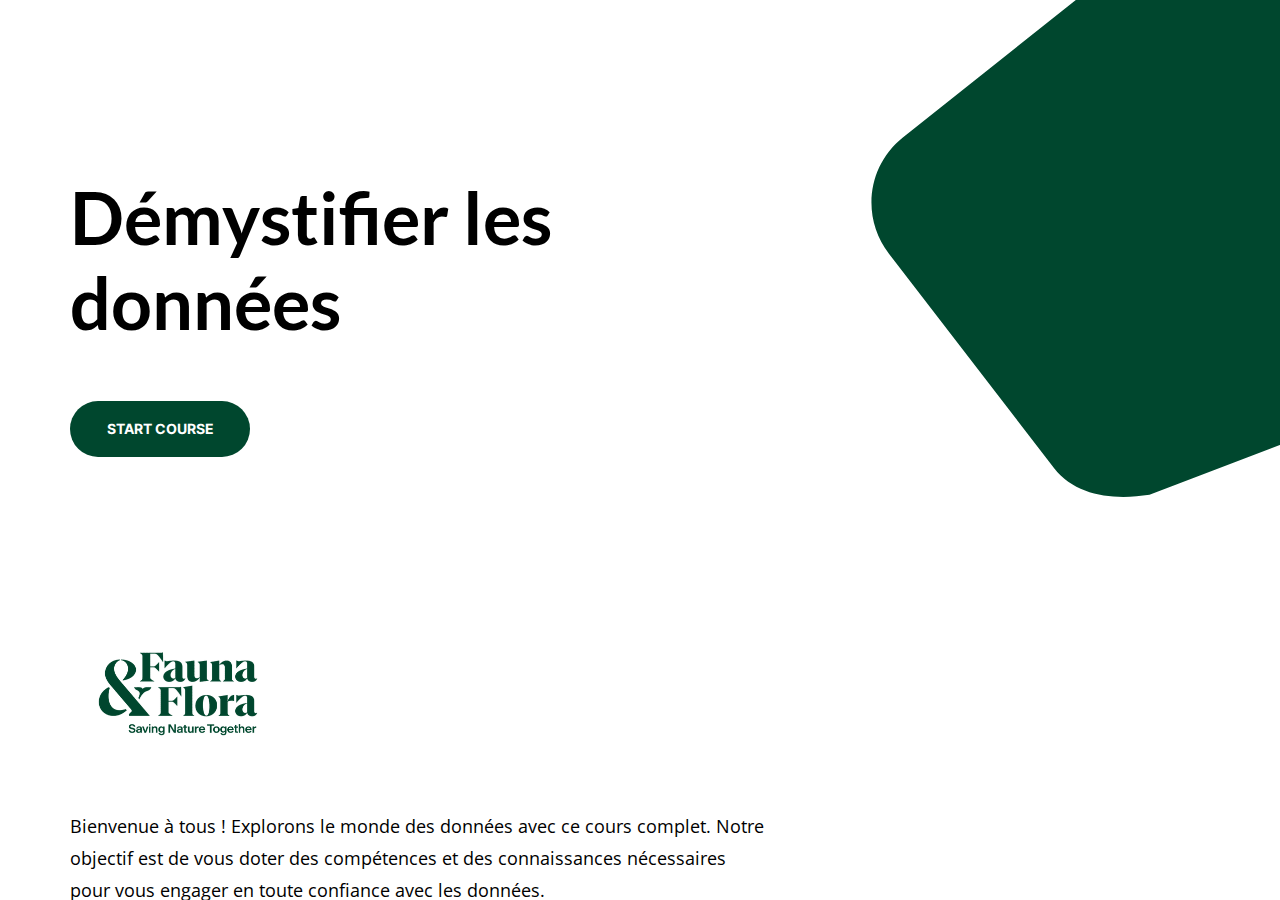
<file: index.html>
<!DOCTYPE html>
<html lang="en" class="">
  <head>
    <meta http-equiv="X-UA-Compatible" content="IE=edge,chrome=1">
    <meta name="viewport" content="width=device-width, initial-scale=1">
    <meta charset="utf-8">

    <title>Démystifier les données</title>

    <link type="text/css" rel="stylesheet" href="lib/icomoon.css">
    <script type="text/javascript" src="lib/player-0.0.11.min.js"></script>
    <script type="text/javascript" src="lib/lzwcompress.js"></script>

    <!-- Resize Hack -->
    <script type="text/javascript">
      window.resizeTo(screen.width, screen.height);
    </script>
    
    <!--[if lt IE 9]>
    <script src="//html5shiv.googlecode.com/svn/trunk/html5.js"></script>
    <![endif]-->

    <script id="__ENTRY__" type="application/json">
      {".js":["rise/5b8604d3.js"]}
    </script>

    <script id="__REMOTE_ENTRIES__" type="application/json">
      {"mondrian":{".js":["mondrian/entry.js"]}}
    </script>

    <script>
      (function() {
        const jsonp = {}

        function loadModule(manifest) {
          const p = []

          if (manifest['.css'] != null) {
            for (var idx = 0; idx < manifest['.css'].length; idx++) {
              p.push(new Promise((resolve, reject) => {
                var link = document.createElement('link')
                link.onload = resolve
                link.onerror = reject
                link.rel = 'stylesheet'
                link.href = 'lib/' + manifest['.css'][idx]
                document.body.appendChild(link)
              }))
            }
          }

          if (manifest['.js'] != null) {
            for (var idx = 0; idx < manifest['.js'].length; idx++) {
              p.push(new Promise((resolve, reject) => {
                var script = document.createElement('script')
                script.onload = resolve
                script.onerror = reject
                script.src = 'lib/' + manifest['.js'][idx]
                document.body.appendChild(script)
              }))
            }
          }

          return Promise.all(p)
        }

        function deserialize(str) {
          const buffer = Uint8Array.from(atob(str), c => c.charCodeAt(0))
          const json = new TextDecoder().decode(buffer)
          const result = JSON.parse(json)
          return result
        }

        function __loadEntry() {
          return loadModule(JSON.parse(document.getElementById('__ENTRY__').textContent))
        }

        function __loadRemoteEntry(name) {
          const manifest = JSON.parse(document.getElementById('__REMOTE_ENTRIES__').textContent)
          if (manifest[name] == null) throw new Error(`Missing manifest for remote entry "${name}".`)
          return loadModule(manifest[name])
        }
        
        async function __loadJsonp(id, path) {
          try {
            return await new Promise((resolve, reject) => {
              try {
                jsonp[id] = resolve
                const script = document.createElement('script')
                script.onerror = reject
                script.src = `./${path}`
                document.head.appendChild(script)
              } catch (err) {
                reject(err)
              }
            })
          } finally {
            delete jsonp[id]
          }
        }

        function __resolveJsonp(id, data) {
          const resolve = jsonp[id]
          if (typeof resolve !== 'function') {
            throw new Error(`Could not load JSONP "${id}"`)
          }
          resolve(data)
        }

        async function __fetchCourse(name) {
          name = name == null ? window.i18n.default : name
          if (!window.i18n.available.includes(name)) {
            console.warn(`Could not load locale "${name}"`)
            name = window.i18n.available[0]
          }
          const encoded = await __loadJsonp(`course:${name}`, `locales/${name}.js`)
          const courseData = deserialize(encoded)
          return courseData
        }

        window.__loadEntry = __loadEntry
        window.__loadRemoteEntry = __loadRemoteEntry
        window.__loadJsonp = __loadJsonp
        window.__resolveJsonp = __resolveJsonp
        window.__fetchCourse = __fetchCourse
      })()
    </script>
  </head>
  <body>
    <div id="app"></div>
    <script>
  (function(root) {
    window.i18n = {"available":["und"],"default":"und"};
    window.partnerContent = [];

    var quizId = null;
    var storylineId = null;
    var completionPercentage = 100;
    var reporting = 'completed-incomplete';

    var LMSProxySelections = [
      'CommitData',
      'ConcedeControl', // Gives control back to the LMS
      'CreateResponseIdentifier', // Create question response
      'Finish',
      'GetDataChunk',  // Retrieve stringified object with lesson progress
      'GetStatus', // Get Current Status
      'MatchingResponse', // Interaction - Question Type
      'RecordFillInInteraction', // Interaction - Question Type
      'RecordMatchingInteraction', // Interaction - Question Type
      'RecordMultipleChoiceInteraction', // Interaction - Question Type
      'ResetStatus', // Reset the Status
      'SetBookmark',   // Set identifier for bookmark
      'SetDataChunk',  // Set a stringified object with lesson progress
      'SetFailed', // Tell LMS user Failed course
      'SetPassed', // Tell LMS user Passed the course
      'SetReachedEnd', // Tell LMS user completed course
      'SetScore', // Report Users Score to the LMS (for Pass and fail)
      'WriteToDebug',
    ];

    function HookCommit() {
  LMSProxyFuncs.WriteToDebug('Commit strategy detected a reason to commit! Forcing a commit to the LMS.');
  LMSProxyFuncs.CommitData();
}

const ProxyHooks = {

  'SetFailed': HookCommit,
  'SetPassed': HookCommit,
  'SetReachedEnd': HookCommit,
  'SetScore': HookCommit,

  'RecordMultipleChoiceInteraction': HookCommit,
  'RecordMatchingInteraction': HookCommit,
  'RecordFillInInteraction': HookCommit,
  'MatchingResponse': HookCommit,
};

function hookProxy(funcName) {
  if(ProxyHooks[funcName]) {
    return ProxyHooks[funcName]();
  }

  return;
}

var LMSProxyFuncs = pick(LMSProxySelections, window.parent, Function.prototype);

function noAPIFunction (funcName) {
  return function () {
    console.log('Warning: Course was unable to find the LMS API for ' + funcName + '. Course may have been launched from scormcontent/index.html, or the course package is not within an LMS. Saving of student data will not occur.');
  }
}

var initProxy = function() {
  return Object.keys(LMSProxyFuncs).reduce(function(newProxy, funcName) {
    if (LMSProxyFuncs[funcName].toString().length < 35) {
      noAPIFunction(funcName)();

      if (funcName === 'cmi5') {
        newProxy['cmi5'] = {
          getMasteryScore: noAPIFunction('cmi5.getMasteryScore')
        }
      } else {
        newProxy[funcName] = noAPIFunction(funcName);
      }
      
      return newProxy;
    }

    if (arrayHas(funcName, ['CreateResponseIdentifier', 'MatchingResponse', 'cmi5'])) {
      newProxy[funcName] = LMSProxyFuncs[funcName];
      return newProxy;
    }

    newProxy[funcName] = function () {
      var args = ([]).slice.call(arguments);
      var result = LMSProxyFuncs[funcName].apply(null, args);

      hookProxy(funcName);

      return result;
    }
    return newProxy;
  }, {})
}


    var LMSProxy = initProxy();

    var cache = getLMSData();

    function debounce(fn, delay) {
  var timer = null;

  return function () {
    var context = this, args = arguments;
    clearTimeout(timer);
    timer = setTimeout(function () {
      fn.apply(context, args);
    }, delay);
  };
}

function compress(data) {
  try {
    return JSON.stringify({
      v: 2,
      d: lzwCompress.pack(JSON.stringify(data)),
      cpv: "sCKkDXFp"
    });
  } catch(e) {
    return '';
  }
}

function decompress(stringData) {
  try {
    const data = JSON.parse(stringData);

    return data.d
      ? JSON.parse(lzwCompress.unpack(data.d))
      : data;
  } catch(e) {
    return {};
  }
}

function assign(target) {
  if (target === undefined || target === null) {
    throw new TypeError('assign: Cannot convert undefined or null to object');
  }

  var output = Object(target);

  for (var index = 1; index < arguments.length; index++) {
    var source = arguments[index];
    if (source !== undefined && source !== null) {
      for (var nextKey in source) {
        if (source.hasOwnProperty(nextKey)) {
          output[nextKey] = source[nextKey];
        }
      }
    }
  }
  return output;
}

function identity(value) {
  return value;
}

function bookmark(id) {
  var url = 'index.html#/lessons/' + id;

  LMSProxy.SetBookmark(url, '');
}

function completeOut(passed, reportParam) {
  var reportType = reportParam || reporting;

  if(passed) {
    switch(reportType) {
      case 'completed-incomplete':
      case 'completed-failed':
        LMSProxy.ResetStatus();
        LMSProxy.SetReachedEnd();
        break;

      case 'passed-incomplete':
      case 'passed-failed':
        LMSProxy.SetPassed();
        LMSProxy.SetReachedEnd();
        break;
    }
  } else {
    switch(reportType) {
      case 'passed-failed':
      case 'completed-failed':
        if(!isPassed()) {
          LMSProxy.SetFailed();
        }
        break;
    }
  }
}

var setDataChunk = debounce(function(data) {
  LMSProxy.SetDataChunk(data);
}, 100);

function concatLMSData(data) {
  assign(cache, data);
  setDataChunk(compress(cache));
}

function exit() {
  LMSProxy.ConcedeControl();
}

function finish(totalProgress) {
  if (
    quizId === null &&
    storylineId === null &&
    completionPercentage != undefined &&
    totalProgress >= completionPercentage
  ) {
    completeOut(true);
  }
}

function finishQuiz(passed, score, id) {
  if (id == quizId) {
    reportScore(score);
    completeOut(passed);
  }
}

function finishStoryline(id, passed, isQuiz, score) {
  if (id == storylineId) {
    if (isQuiz) {
      reportScore(score);
      completeOut(passed, 'passed-failed');
    } else {
      completeOut(passed);
    }
  }
}

function sanitizeForUri(title) {
  var strippedTitle = title.replace(/<(?:.|\n)*?>/gm, '');
  var sanitizedTitle = strippedTitle.replace(/[^a-zA-Z0-9-_.~]/g, '-');
  return sanitizedTitle;
}

function shorten(title) {
  return title.charAt(0);
}

function buildResponseIdentifier(response) {
  var title = sanitizeForUri(response.title);
  return LMSProxy.CreateResponseIdentifier(shorten(title), title);
}

function buildMatchingResponse(response) {
  var sourceTitle = sanitizeForUri(response.source.title);
  var targetTitle = sanitizeForUri(response.target.title);

  var source =
    LMSProxy.CreateResponseIdentifier(shorten(sourceTitle), sourceTitle);
  var target =
    LMSProxy.CreateResponseIdentifier(shorten(targetTitle), targetTitle);

  return new LMSProxy.MatchingResponse(source, target);
}

function cleanTitle(title, maxSize) {
  return title.substr(0, maxSize || 20).replace(/\s/g, '_');
}

function titleToId(quiz, question, attempts) {
  return cleanTitle(quiz, 20) + '_' + cleanTitle(question, 230) + '_' + attempts.toString().substr(0,3);
}

function normalizeResult(correct) {
  return correct
    ? window.parent.INTERACTION_RESULT_CORRECT
    : window.parent.INTERACTION_RESULT_WRONG;
}

function reportAnswer(data) {
  var recorder = Function.prototype;
  var response;
  var correctResponses;

  var isCorrect = normalizeResult(data.isCorrect);
  var latency = data.latency;
  var title = data.questionTitle;
  var weighting = 1;
  var strId = titleToId(data.quizTitle, title, data.retryAttempts);

  switch (data.type) {
    case 'MULTIPLE_CHOICE':
    case 'MULTIPLE_RESPONSE':
      response = data.response.map(buildResponseIdentifier);
      correctResponses = data.correctResponse.map(buildResponseIdentifier);
      recorder = LMSProxy.RecordMultipleChoiceInteraction;
      break;

    case 'FILL_IN_THE_BLANK':
      response = data.response;
      correctResponses = data.correctResponse;
      recorder = LMSProxy.RecordFillInInteraction;
      break;

    case 'MATCHING':
      response = data.response.map(buildMatchingResponse);
      correctResponses = data.correctResponse.map(buildMatchingResponse);
      recorder = LMSProxy.RecordMatchingInteraction;
      break;
  }

  recorder(
    strId,
    response,
    isCorrect,
    correctResponses,
    title,
    weighting,
    latency,
    0
  );
}

function getLMSData() {
  var data = null;

  if(!cache) {
    data = LMSProxy.GetDataChunk();

    var result = data
      ? decompress(data)
      : {};

    return result;
  }

  return assign({}, cache);
}

function getProgress(initialProgress) {
  var decodeCourseProgress =
    root.Rise.decodeCourseProgress;

  var progress = assign({}, {
    progress: { lessons: {} }
  }, getLMSData()).progress;

  if(initialProgress) {
    return decodeCourseProgress(initialProgress, progress);
  }

  return progress;
}

function isExport() {
  return true;
}

function isPassed() {
  return LMSProxy.GetStatus() === window.parent.LESSON_STATUS_PASSED;
}

function pick(keys, obj, def) {
  return keys.reduce(function(memo, key) {
    if(obj[key] === undefined) {
      if(def !== undefined) {
        memo[key] = def;
      }
    } else {
      memo[key] = obj[key];
    }

    return memo;
  }, {});
}

function reportScore(score) {
  var highScore = Math.max(getLMSData().score || 0, score);
  concatLMSData({ score: highScore });

  LMSProxy.SetScore(highScore, 100, 0);
}

function resolvePath(path) {
  return ('assets/').concat(path);
}

function resolveFontPath(font) {
  return ('lib/fonts/').concat(font.key.split('/').reverse()[0]);
}

function setLessonProgress(lessonProgress) {
  var encodeLessonProgress =
    root.Rise.encodeLessonProgress;

  var currentProgress = getProgress();

  var lessons = assign(
    {},
    currentProgress.lessons,
    encodeLessonProgress(lessonProgress)
  );

  var progress = assign({}, currentProgress, { lessons: lessons });

  concatLMSData({ progress: progress });
}

function setCourseProgress(courseProgress) {
  var encodeCourseProgress =
    root.Rise.encodeCourseProgress;

  var currentProgress = getProgress();

  var progress = assign(
    {},
    currentProgress,
    encodeCourseProgress(courseProgress)
  );

  concatLMSData({ progress: progress });
}

function getMasteryScore(payload) {
  return payload.passingScore;
}

function arrayHas(val, arr) {
  return !!(~(arr.indexOf(val)))
}

function fetchAvailableLocales() {
  return window.i18n
}

root.Rise = {
  completeLessons: identity,
  decodeCourseProgress: identity,
  encodeCourseProgress: identity,
  encodeLessonProgress: identity
};

root.Runtime = {
  bookmark: bookmark,
  exit: exit,
  fetch: window.__fetchCourse,
  fetchAvailableLocales: fetchAvailableLocales,
  finish: finish,
  finishQuiz: finishQuiz,
  finishStoryline: finishStoryline,
  getMasteryScore: getMasteryScore,
  getProgress: getProgress,
  isExport: isExport,
  reportAnswer: reportAnswer,
  resolveFontPath: resolveFontPath,
  resolvePath: resolvePath,
  setCourseProgress: setCourseProgress,
  setLessonProgress: setLessonProgress
};

  }(window));
</script>

    
    <script>__loadEntry()</script>
    
  </body>
</html>
</file>
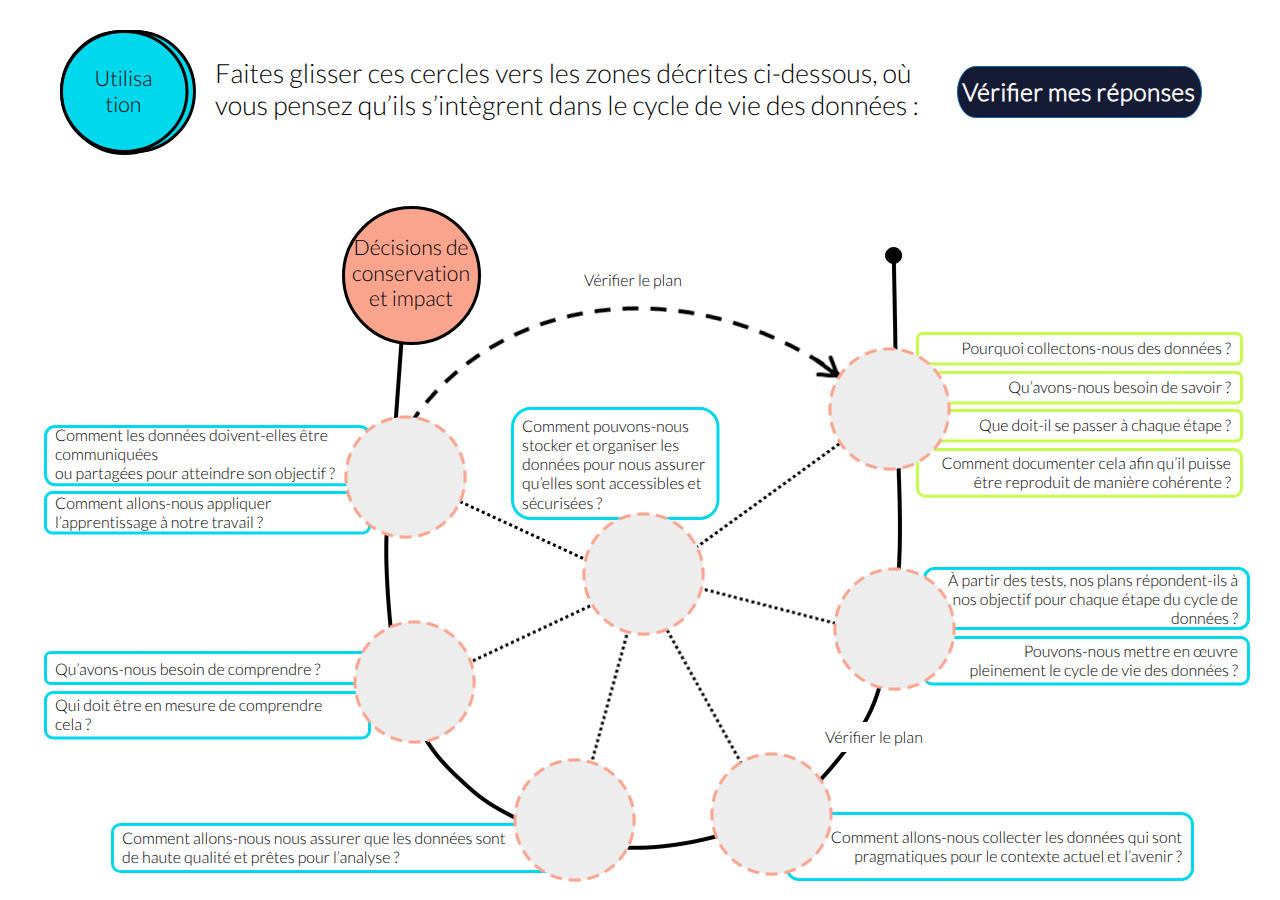
<file: assets/DeBW0bceP7kHhpUV/story.html>
﻿<!doctype html>
<html lang="en-US">
<head>
  <meta charset="utf-8">
  <!-- Created using Storyline 360 - http://www.articulate.com  -->
  <!-- version: 3.86.32080.0 -->
  <title>Outils de gestion environnementale et sociale</title>
  <meta http-equiv="x-ua-compatible" content="IE=edge"/>
  <meta name="viewport" content="width=device-width,initial-scale=1,user-scalable=no,shrink-to-fit=no,minimal-ui"/>
  <meta name="apple-mobile-web-app-capable" content="yes"/>
  <style>
    html, body { height: 100%; padding: 0; margin: 0 }
    #app { height: 100%; width: 100%; }
  </style>

  <script>
    window.DS = {};
    window.globals = {
      DATA_PATH_BASE: '',
      HAS_FRAME: true,
      HAS_SLIDE: true,

      lmsPresent: false,
      tinCanPresent: false,
      cmi5Present: false,
      aoSupport: false,
      scale: 'noscale',
      captureRc: false,
      browserSize: 'optimal',
      bgColor: '#282828',
      features: 'ClosedCaptionsCustomization,DropInBase,DropInInteractions,DropInMisc,DropInVectors,DropInVideo,JsApi,LayerPresentAsDialog,MultipleQuizTracking,UpdatedThemeEditor',
      themeName: 'unified',
      preloaderColor: '#FFFFFF',
      suppressAnalytics: false,
      productChannel: 'stable',
      publishSource: 'storyline',
      aid: 'aid|61ed9284-7fb2-4892-9b91-5a5bcbf24032',
      cid: 'b976e6d3-da77-4f1e-aa89-a33866bfe011',
      playerVersion: '3.86.32080.0',
      publishTimestamp: '2024-04-19T13:59:08.5647604Z',
      maxIosVideoElements: 10,
      connectionSettings: { message: 'You%20are%20offline.%20Trying%20to%20reconnect...', useDarkTheme: false, mode: 'disabled' },
      hasFeature: function(feature) {
        return this.features.split(',').includes(feature);
      },
      
      parseParams: function(qs) {
        if (window.globals.parsedParams != null) {
          return window.globals.parsedParams;
        }
        qs = (qs || window.location.search.substr(1)).split('+').join(' ');
        var params = {},
            tokens,
            re = /[?&]?([^=]+)=([^&]*)/g;

        while (tokens = re.exec(qs)) {
          params[decodeURIComponent(tokens[1]).trim()] =
            decodeURIComponent(tokens[2]).trim();
        }
        window.globals.parsedParams = params;
        return params;
      }

    };
  </script>
  <script>
    var isIe11 = ('ActiveXObject' in window || window.MSBlobBuilder != null)
      && window.msCrypto != null && !window.ActiveXObject;
    if (isIe11) {
      window.globals.unsupportedBrowser = true;
      document.write(atob('[base64]'));
    }
  </script>

  <script>
    if (window.globals.hasFeature('MultiLanguageSupport')) {
      
      
    }
  </script>

  
  <script>window.THREE = { };</script>
  
<meta name="robots" content="noindex, nofollow"></head>
<body style="background: #282828" class="cs-HTML theme-unified">
<script src="player-interface.js"></script>
  <script>!function(){var e,i=/iPhone/i,o=/iPod/i,n=/iPad/i,t=/\biOS-universal(?:.+)Mac\b/i,r=/\bAndroid(?:.+)Mobile\b/i,a=/Android/i,d=/(?:SD4930UR|\bSilk(?:.+)Mobile\b)/i,p=/Silk/i,l=/Windows Phone/i,u=/\bWindows(?:.+)ARM\b/i,b=/BlackBerry/i,s=/BB10/i,c=/Opera Mini/i,f=/\b(CriOS|Chrome)(?:.+)Mobile/i,h=/Mobile(?:.+)Firefox\b/i,v=function(e){return void 0!==e&&"MacIntel"===e.platform&&"number"==typeof e.maxTouchPoints&&e.maxTouchPoints>1&&"undefined"==typeof MSStream};e=function(e){var m={userAgent:"",platform:"",maxTouchPoints:0};e||"undefined"==typeof navigator?"string"==typeof e?m.userAgent=e:e&&e.userAgent&&(m={userAgent:e.userAgent,platform:e.platform,maxTouchPoints:e.maxTouchPoints||0}):m={userAgent:navigator.userAgent,platform:navigator.platform,maxTouchPoints:navigator.maxTouchPoints||0};var g=m.userAgent,y=g.split("[FBAN");void 0!==y[1]&&(g=y[0]),void 0!==(y=g.split("Twitter"))[1]&&(g=y[0]);var A=function(e){return function(i){return i.test(e)}}(g),w={apple:{phone:A(i)&&!A(l),ipod:A(o),tablet:!A(i)&&(A(n)||v(m))&&!A(l),universal:A(t),device:(A(i)||A(o)||A(n)||A(t)||v(m))&&!A(l)},amazon:{phone:A(d),tablet:!A(d)&&A(p),device:A(d)||A(p)},android:{phone:!A(l)&&A(d)||!A(l)&&A(r),tablet:!A(l)&&!A(d)&&!A(r)&&(A(p)||A(a)),device:!A(l)&&(A(d)||A(p)||A(r)||A(a))||A(/\bokhttp\b/i)},windows:{phone:A(l),tablet:A(u),device:A(l)||A(u)},other:{blackberry:A(b),blackberry10:A(s),opera:A(c),firefox:A(h),chrome:A(f),device:A(b)||A(s)||A(c)||A(h)||A(f)},any:!1,phone:!1,tablet:!1};return w.any=w.apple.device||w.android.device||w.windows.device||w.other.device,w.phone=w.apple.phone||w.android.phone||w.windows.phone,w.tablet=w.apple.tablet||w.android.tablet||w.windows.tablet,w}(),"object"==typeof exports&&"undefined"!=typeof module?module.exports=e:"function"==typeof define&&define.amd?define((function(){return e})):this.isMobile=e}();
    window.isMobile.apple.tablet = window.isMobile.apple.tablet ||
      (navigator.platform === 'MacIntel' && navigator.maxTouchPoints > 1);
    window.isMobile.apple.device = window.isMobile.apple.device || window.isMobile.apple.tablet;
    window.isMobile.tablet = window.isMobile.tablet || window.isMobile.apple.tablet;
    window.isMobile.any = window.isMobile.any || window.isMobile.apple.tablet;
  </script>

  <div id="focus-sink" tabindex="-1"></div>

  <div id="preso"></div>
  <script>
    (function() {

      var classTypes = [ 'desktop', 'mobile', 'phone', 'tablet' ];

      var addDeviceClasses = function(prefix, testObj) {
        var curr, i;
        for (i = 0; i < classTypes.length; i++) {
          curr = classTypes[i];
          if (testObj[curr]) {
            document.body.classList.add(prefix + curr);
          }
        }
      };

      var params = window.globals.parseParams(),
          isDevicePreview = params.devicepreview === '1',
          isPhoneOverride = params.deviceType === 'phone' || (isDevicePreview && params.phone == '1'),
          isTabletOverride = (params.deviceType === 'tablet' || isDevicePreview) && !isPhoneOverride,
          isMobileOverride = isPhoneOverride || isTabletOverride;

      var deviceView = {
        desktop: !window.isMobile.any && !isMobileOverride,
        mobile: window.isMobile.any || isMobileOverride,
        phone: isPhoneOverride || (window.isMobile.phone && !isTabletOverride),
        tablet: isTabletOverride || window.isMobile.tablet
      };

      window.globals.deviceView = deviceView;
      window.isMobile.desktop = !window.isMobile.any;
      window.isMobile.mobile = window.isMobile.any;

      addDeviceClasses('view-', deviceView);

    })();
  </script>
  
  <script src='story_content/user.js' type=text/javascript></script>
  <div class="slide-loader"></div>

  <script>
    var doc = document, loader = doc.body.querySelector('.slide-loader'); [ 1, 2, 3 ].forEach(function(n) { var d = doc.createElement('div'); d.style.backgroundColor = window.globals.preloaderColor; d.classList.add('mobile-loader-dot'); d.classList.add('dot' + n); loader.appendChild(d); });
  </script>

  <div class="mobile-load-title-overlay" style="display: none">
    <div class="mobile-load-title">Outils de gestion environnementale et sociale</div>
  </div>

  <div class="mobile-chrome-warning"></div>

  
<style>
  .warn-connection-dialog {
    display: none;
    background: transparent;
    pointer-events: all;
    position: fixed;
    left: 0;
    top: 0;
    width: 100%;
    height: 100%;
    z-index: 999;
  }

  .warn-connection-content {
    pointer-events: all;
    border-radius: 4px;
    background: white;
    border: 1px solid #E7E7E7;
    color: #333333;
    box-shadow: 0 2px 4px rgba(0, 0, 0, 0.25);
    transition: all 150ms ease-out;
    position: absolute;
    white-space: nowrap;
  }

  .view-phone.is-landscape .warn-connection-content {
    left: 23px;
    bottom: 23px;
  }

  .view-tablet.is-landscape .warn-connection-content {
    left: 50%;
    top: 20px;
    transform: translateX(-50%);
  }

  .view-mobile.is-portrait .warn-connection-content {
    transform: translate(-50%, calc(-100% - 15px));
  }

  .warn-connection-content p {
    display: inline-block;
    margin: 0 8px 0 0;
    line-height: 33px;
    font-size: 11px;
  }

  .warn-connection-content svg {
    position: relative;
    vertical-align: middle;
    margin: 0 2px 2px 8px;
  }

  .view-desktop .warn-connection-content {
    left: 1.5em;
    bottom: 1.5em;
  }

  .view-desktop .warn-connection-content p {
    font-size: 1.1em;
  }

  .is-offline .warn-connection-dialog {
    display: block;
  }

  .is-offline .cs-panel * {
    pointer-events: none !important;
  }

  .is-offline .cs-panel {
    pointer-events: all !important;
  }

  .is-offline #nav-controls * {
    pointer-events: none !important;
  }

  .is-offline #nav-controls {
    pointer-events: all !important;
  }
</style>

<div class="warn-connection-dialog" role="alertdialog" aria-modal="true" tabindex="0" aria-labelledby="warn-connection-message">
  <div class="warn-connection-content">
    <svg width="17" height="15" viewBox="0 0 17 15" xmlns="http://www.w3.org/2000/svg">
      <path fill="#8F0000" stroke="white" d="M16.07,12.98 L15.88,12.23 L9.51,1.21 C8.97,0.26,7.6,0.26,7.06,1.21 L0.69,12.23 C0.15,13.16,0.81,14.36,1.91,14.36 H14.65 C15.47,14.36,16.05,13.7,16.07,12.98 Z"/>
      <path fill="white" stroke="white" d="M8.58,5.5 C8.35,5.28,8.5,5.35,8.21,5.32 C8.09,5.35,7.97,5.49,7.96,5.67 C7.97,5.79,7.98,5.92,7.98,6.04 L7.98,6.04 C7.99,6.17,8,6.31,8.01,6.43 L8.01,6.44 C8.03,6.92,8.06,7.41,8.09,7.9 L8.09,7.9 C8.12,8.39,8.14,8.88,8.17,9.37 C8.17,9.39,8.18,9.42,8.2,9.44 C8.23,9.46,8.25,9.47,8.28,9.47 C8.31,9.47,8.34,9.46,8.35,9.44 C8.37,9.43,8.38,9.4,8.39,9.35 L8.39,9.34 C8.39,9.24,8.4,9.15,8.4,9.05 L8.4,9.05 C8.41,8.96,8.41,8.86,8.42,8.75 C8.43,8.44,8.45,8.12,8.47,7.81 L8.47,7.81 C8.49,7.49,8.51,7.18,8.53,6.87 C8.55,6.46,8.56,6.05,8.59,5.64 L8.6,5.62 C8.6,5.57,8.59,5.53,8.58,5.5 L8.21,5.32 Z"/>
      <circle fill="white" stroke="white" cx="8.3" cy="11.35" r="0.3"/>
    </svg>
    <p id="warn-connection-message">You are offline. Trying to reconnect...</p>
  </div>
</div>

<script>
  (function() {
    window.DS.connection = {
      warningShown: false,
      assets: {},
      loadingAssetGroup: false,
      retryDelay: 500
    };

    var connectionSettings = window.globals.connectionSettings || {};

    var useConnectionMessages = window.AbortController != null &&
      window.location.protocol != 'file:' &&
      connectionSettings.mode === 'normal';

    window.DS.connection.useConnectionMessages = useConnectionMessages;

    var assetCount = 0;
    var checkLoadedId;


    if (useConnectionMessages && connectionSettings != null) {
      var contentEl = document.querySelector('.warn-connection-content');
      var messageEl = contentEl.querySelector('p');

      if (connectionSettings.useDarkTheme) {
        contentEl.style.borderColor = '#BABBBA';
        contentEl.style.backgroundColor = '#282828';
        contentEl.style.color = '#FFFFFF';
      }

      if (connectionSettings.message != null) {
        messageEl.textContent = window.decodeURIComponent(connectionSettings.message);
      }
    }

    function checkAssetsReady() {
      for (var i in DS.connection.assets) {
        if (!DS.connection.assets[i].success) {
          return false;
        }
      }
      return true;
    }

    function stopAssetGroup() {
      if (!useConnectionMessages) { return; }

      assetCount = 0;

      DS.connection.oldAssetGroup = DS.connection.assets;
      DS.connection.assets = {};
      DS.connection.loadingAssetGroup = false;
      clearInterval(checkLoadedId);
    }

    function startAssetGroup() {
      if (!useConnectionMessages) { return; }
      var ticks = 0;
      clearInterval(checkLoadedId);
      checkLoadedId = setInterval(function() {
        var loaded = 0;
        if (assetCount === 0 && loaded === 0) {
          clearInterval(checkLoadedId);
          return;
        }

        for (var i in DS.connection.assets) {
          if (DS.connection.assets[i].success) {
            loaded++;
          }
        }

        if (assetCount === loaded && checkAssetsReady()) {
          for (var i in DS.connection.assets) {
            if (DS.connection.assets[i].action) {
              DS.connection.assets[i].action();
            }
          }
          hideWarning();
          stopAssetGroup();
        }
      }, 100)
    }

    function requiredAsset(url, action, retry, type) {
      if (!useConnectionMessages) { return; }
      if (DS.connection.assets[url]) { return; }

      DS.connection.assets[url] = {
        success: false, action: action, retry: retry, type: type
      };
      assetCount = Object.keys(DS.connection.assets).length;
      if (!DS.connection.loadingAssetGroup) {
        startAssetGroup();
      }
      DS.connection.loadingAssetGroup = true;
    }

    function assetLoaded(url) {
      if (!useConnectionMessages) { return; }
      if (DS.connection.assets[url]) {
        DS.connection.assets[url].success = true;
      }
    }

    function assetFailed(url) {
      if (!useConnectionMessages) { return; }
      if (!DS.connection.assets[url]) {
        if (/\.js$/.test(url) && url.indexOf('transcripts') === -1) {
          setTimeout(function() {
            if (DS.connection.lastSlideLoaded != null) {
              DS.connection.lastSlideLoaded();
            }
          }, DS.connection.retryDelay);
        }
        return;
      }
      if (!DS.connection.warningShown) { showWarning(); }
      if (DS.connection.assets[url].retry) {
        setTimeout(function() {
          if (!DS.connection.assets[url].success) {
            DS.connection.assets[url].retry()
          }
        }, DS.connection.retryDelay);
      }
    }

    function hideWarning() {
      document.body.classList.remove('is-offline');
      DS.connection.warningShown = false;
      enableKeys();
    }
    DS.connection.hideWarning = hideWarning

    function showWarning(btn) {
      document.body.classList.add('is-offline')
      DS.connection.warningShown = true;
      updateWarningPosition();
      disableKeys();
    }

    function updateWarningPosition() {
      if (!DS.connection.warningShown) {
        return;
      }

      var isPortrait = document.body.classList.contains('is-portrait');
      var isMobile = document.body.classList.contains('view-mobile');
      var warningEl = document.querySelector('.warn-connection-content');

      if (isPortrait && isMobile) {
        var slide = document.querySelector('.primary-slide');
        var slideRect = slide != null
          ? slide.getBoundingClientRect()
          : { top: window.innerHeight, left: 0, width: window.innerWidth };

        warningEl.style.top = `${slideRect.top}px`
        warningEl.style.left = `${slideRect.left + slideRect.width / 2}px`
      } else {
        warningEl.style.top = null;
        warningEl.style.left = null;
      }

      window.requestAnimationFrame(updateWarningPosition);
    }

    function onDisableKeyDown(e) {
      e.preventDefault();
      e.stopImmediatePropagation();
    }

    function onDisableKeyUp(e) {
      e.preventDefault();
      e.stopImmediatePropagation();
    }

    var accStyle = document.createElement('style');
    var warnDialogEl = document.querySelector('.warn-connection-dialog');

    function disableKeys() {
      if (DS.views && DS.views.nsStack && DS.views.nsStack.length === 1) {
        DS.views.nsStack[0].tabReachable = false
        DS.views.nsStack[0].updateTabIndex(true, true);
      }

      accStyle.innerHTML = '.acc-shadow-dom { display: none; }';
      document.body.appendChild(accStyle);

      warnDialogEl.parentNode.append(warnDialogEl);
      warnDialogEl.focus();
    }

    function enableKeys() {
      accStyle.remove();
      if (DS.views && DS.views.nsStack && DS.views.nsStack.length === 1 && DS.views.nsStack[0].name === '_frame') {
        DS.views.nsStack[0].tabReachable = true;
        DS.views.nsStack[0].updateTabIndex();
      }
    }

    // these will all be noops if the feature flag isn't set in
    // the data and `window.globals.features`
    DS.connection.requiredAsset = requiredAsset;
    DS.connection.assetLoaded = assetLoaded;
    DS.connection.assetFailed = assetFailed;
    DS.connection.stopAssetGroup = stopAssetGroup;
    DS.connection.startAssetGroup = startAssetGroup;
  })();
</script>


  <script>
    
    if (window.autoSpider && window.vInterfaceObject) {
      document.querySelector('.mobile-load-title-overlay').style.display = 'none';
    }
  </script>

  

  <link rel="stylesheet" href="html5/data/css/output.min.css" data-noprefix/>
</body>
<script src="html5/lib/scripts/bootstrapper.min.js"></script>
</html>
</file>
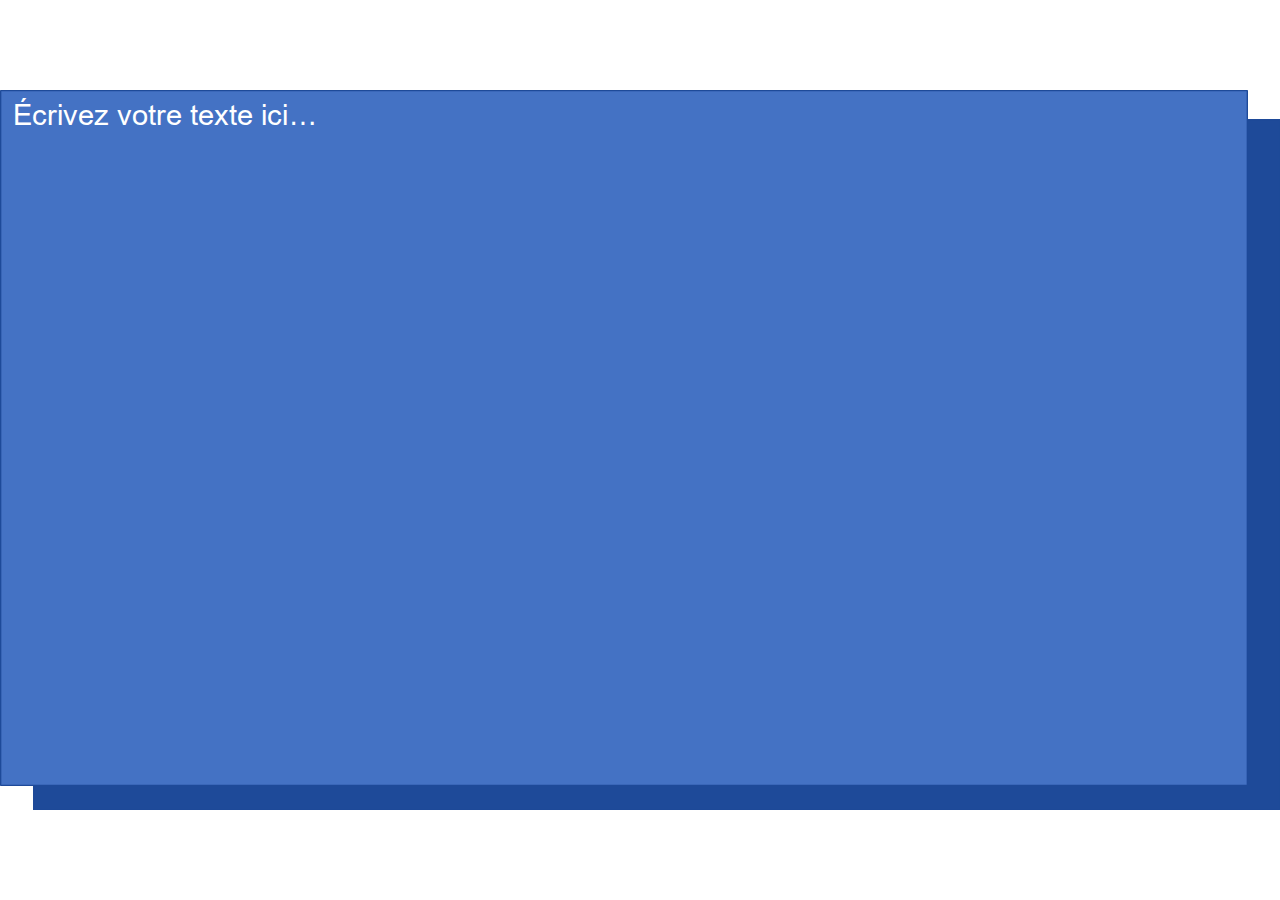
<file: assets/OJJysg8U4PDe4JxP/story.html>
﻿<!doctype html>
<html lang="en-US">
<head>
  <meta charset="utf-8">
  <!-- Created using Storyline 360 - http://www.articulate.com  -->
  <!-- version: 3.80.30988.0 -->
  <title>free text box blue 16 9</title>
  <meta http-equiv="x-ua-compatible" content="IE=edge"/>
  <meta name="viewport" content="width=device-width,initial-scale=1,user-scalable=no,shrink-to-fit=no,minimal-ui"/>
  <meta name="apple-mobile-web-app-capable" content="yes"/>
  <style>
    html, body { height: 100%; padding: 0; margin: 0 }
    #app { height: 100%; width: 100%; }
  </style>

  <script>
    window.DS = {};
    window.globals = {
      DATA_PATH_BASE: '',
      HAS_FRAME: true,
      HAS_SLIDE: true,

      lmsPresent: false,
      tinCanPresent: false,
      cmi5Present: false,
      aoSupport: false,
      scale: 'noscale',
      captureRc: false,
      browserSize: 'optimal',
      bgColor: '#282828',
      features: 'ConnectionMessages,DropIn1,DropIn2,DropIn3,DropIn4,DropIn5,FullScreenToggle,HyperlinkHoverStateFix,LayerPresentAsDialog,MultipleQuizTracking,UpdatedThemeEditor',
      themeName: 'unified',
      preloaderColor: '#FFFFFF',
      suppressAnalytics: false,
      productChannel: 'stable',
      publishSource: 'storyline',
      aid: 'aid|61ed9284-7fb2-4892-9b91-5a5bcbf24032',
      cid: 'ff50e227-92e5-4035-a3ec-3070b4be88c7',
      playerVersion: '3.80.30988.0',
      publishTimestamp: '2023-10-20T11:47:28.0576334Z',
      maxIosVideoElements: 10,
      connectionSettings: { message: 'You%20are%20offline.%20Trying%20to%20reconnect...', useDarkTheme: false, mode: 'disabled' },

      
      parseParams: function(qs) {
        if (window.globals.parsedParams != null) {
          return window.globals.parsedParams;
        }
        qs = (qs || window.location.search.substr(1)).split('+').join(' ');
        var params = {},
            tokens,
            re = /[?&]?([^=]+)=([^&]*)/g;

        while (tokens = re.exec(qs)) {
          params[decodeURIComponent(tokens[1]).trim()] =
            decodeURIComponent(tokens[2]).trim();
        }
        window.globals.parsedParams = params;
        return params;
      }

    };
  </script>
  <script>
    var isIe11 = ('ActiveXObject' in window || window.MSBlobBuilder != null)
      && window.msCrypto != null && !window.ActiveXObject;
    if (isIe11) {
      window.globals.unsupportedBrowser = true;
      document.write(atob('[base64]'));
    }
  </script>
  
  <script>window.THREE = { };</script>
  
<meta name="robots" content="noindex, nofollow"></head>
<body style="background: #282828" class="cs-HTML theme-unified">
<script src="player-interface.js"></script>
  <script>!function(){var e,i=/iPhone/i,o=/iPod/i,n=/iPad/i,t=/\biOS-universal(?:.+)Mac\b/i,r=/\bAndroid(?:.+)Mobile\b/i,a=/Android/i,d=/(?:SD4930UR|\bSilk(?:.+)Mobile\b)/i,p=/Silk/i,l=/Windows Phone/i,u=/\bWindows(?:.+)ARM\b/i,b=/BlackBerry/i,s=/BB10/i,c=/Opera Mini/i,f=/\b(CriOS|Chrome)(?:.+)Mobile/i,h=/Mobile(?:.+)Firefox\b/i,v=function(e){return void 0!==e&&"MacIntel"===e.platform&&"number"==typeof e.maxTouchPoints&&e.maxTouchPoints>1&&"undefined"==typeof MSStream};e=function(e){var m={userAgent:"",platform:"",maxTouchPoints:0};e||"undefined"==typeof navigator?"string"==typeof e?m.userAgent=e:e&&e.userAgent&&(m={userAgent:e.userAgent,platform:e.platform,maxTouchPoints:e.maxTouchPoints||0}):m={userAgent:navigator.userAgent,platform:navigator.platform,maxTouchPoints:navigator.maxTouchPoints||0};var g=m.userAgent,y=g.split("[FBAN");void 0!==y[1]&&(g=y[0]),void 0!==(y=g.split("Twitter"))[1]&&(g=y[0]);var A=function(e){return function(i){return i.test(e)}}(g),w={apple:{phone:A(i)&&!A(l),ipod:A(o),tablet:!A(i)&&(A(n)||v(m))&&!A(l),universal:A(t),device:(A(i)||A(o)||A(n)||A(t)||v(m))&&!A(l)},amazon:{phone:A(d),tablet:!A(d)&&A(p),device:A(d)||A(p)},android:{phone:!A(l)&&A(d)||!A(l)&&A(r),tablet:!A(l)&&!A(d)&&!A(r)&&(A(p)||A(a)),device:!A(l)&&(A(d)||A(p)||A(r)||A(a))||A(/\bokhttp\b/i)},windows:{phone:A(l),tablet:A(u),device:A(l)||A(u)},other:{blackberry:A(b),blackberry10:A(s),opera:A(c),firefox:A(h),chrome:A(f),device:A(b)||A(s)||A(c)||A(h)||A(f)},any:!1,phone:!1,tablet:!1};return w.any=w.apple.device||w.android.device||w.windows.device||w.other.device,w.phone=w.apple.phone||w.android.phone||w.windows.phone,w.tablet=w.apple.tablet||w.android.tablet||w.windows.tablet,w}(),"object"==typeof exports&&"undefined"!=typeof module?module.exports=e:"function"==typeof define&&define.amd?define((function(){return e})):this.isMobile=e}();
    window.isMobile.apple.tablet = window.isMobile.apple.tablet ||
      (navigator.platform === 'MacIntel' && navigator.maxTouchPoints > 1);
    window.isMobile.apple.device = window.isMobile.apple.device || window.isMobile.apple.tablet;
    window.isMobile.tablet = window.isMobile.tablet || window.isMobile.apple.tablet;
    window.isMobile.any = window.isMobile.any || window.isMobile.apple.tablet;
  </script>

  <div id="focus-sink" tabindex="-1"></div>

  <div id="preso"></div>
  <script>
    (function() {

      var classTypes = [ 'desktop', 'mobile', 'phone', 'tablet' ];

      var addDeviceClasses = function(prefix, testObj) {
        var curr, i;
        for (i = 0; i < classTypes.length; i++) {
          curr = classTypes[i];
          if (testObj[curr]) {
            document.body.classList.add(prefix + curr);
          }
        }
      };

      var params = window.globals.parseParams(),
          isDevicePreview = params.devicepreview === '1',
          isPhoneOverride = params.deviceType === 'phone' || (isDevicePreview && params.phone == '1'),
          isTabletOverride = (params.deviceType === 'tablet' || isDevicePreview) && !isPhoneOverride,
          isMobileOverride = isPhoneOverride || isTabletOverride;

      var deviceView = {
        desktop: !window.isMobile.any && !isMobileOverride,
        mobile: window.isMobile.any || isMobileOverride,
        phone: isPhoneOverride || (window.isMobile.phone && !isTabletOverride),
        tablet: isTabletOverride || window.isMobile.tablet
      };

      window.globals.deviceView = deviceView;
      window.isMobile.desktop = !window.isMobile.any;
      window.isMobile.mobile = window.isMobile.any;

      addDeviceClasses('view-', deviceView);

    })();
  </script>
  
  <script src='story_content/user.js' type=text/javascript></script>
  <div class="slide-loader"></div>

  <script>
    var doc = document, loader = doc.body.querySelector('.slide-loader'); [ 1, 2, 3 ].forEach(function(n) { var d = doc.createElement('div'); d.style.backgroundColor = window.globals.preloaderColor; d.classList.add('mobile-loader-dot'); d.classList.add('dot' + n); loader.appendChild(d); });
  </script>

  <div class="mobile-load-title-overlay" style="display: none">
    <div class="mobile-load-title">free text box blue 16 9</div>
  </div>

  <div class="mobile-chrome-warning"></div>

  
<style>
  .warn-connection-dialog {
    display: none;
    background: transparent;
    pointer-events: all;
    position: fixed;
    left: 0;
    top: 0;
    width: 100%;
    height: 100%;
    z-index: 999;
  }

  .warn-connection-content {
    pointer-events: all;
    border-radius: 4px;
    background: white;
    border: 1px solid #E7E7E7;
    color: #333333;
    box-shadow: 0 2px 4px rgba(0, 0, 0, 0.25);
    transition: all 150ms ease-out;
    position: absolute;
    white-space: nowrap;
  }

  .view-phone.is-landscape .warn-connection-content {
    left: 23px;
    bottom: 23px;
  }

  .view-tablet.is-landscape .warn-connection-content {
    left: 50%;
    top: 20px;
    transform: translateX(-50%);
  }

  .is-portrait .warn-connection-content {
    transform: translate(-50%, calc(-100% - 15px));
  }

  .warn-connection-content p {
    display: inline-block;
    margin: 0 8px 0 0;
    line-height: 33px;
    font-size: 11px;
  }

  .warn-connection-content svg {
    position: relative;
    vertical-align: middle;
    margin: 0 2px 2px 8px;
  }

  .view-desktop .warn-connection-content {
    left: 1.5em;
    bottom: 1.5em;
  }

  .view-desktop .warn-connection-content p {
    font-size: 1.1em;
  }

  .is-offline .warn-connection-dialog {
    display: block;
  }

  .is-offline .cs-panel * {
    pointer-events: none !important;
  }

  .is-offline .cs-panel {
    pointer-events: all !important;
  }

  .is-offline #nav-controls * {
    pointer-events: none !important;
  }

  .is-offline #nav-controls {
    pointer-events: all !important;
  }
</style>

<div class="warn-connection-dialog" role="alertdialog" aria-modal="true" tabindex="0" aria-labelledby="warn-connection-message">
  <div class="warn-connection-content">
    <svg width="17" height="15" viewBox="0 0 17 15" xmlns="http://www.w3.org/2000/svg">
      <path fill="#8F0000" stroke="white" d="M16.07,12.98 L15.88,12.23 L9.51,1.21 C8.97,0.26,7.6,0.26,7.06,1.21 L0.69,12.23 C0.15,13.16,0.81,14.36,1.91,14.36 H14.65 C15.47,14.36,16.05,13.7,16.07,12.98 Z"/>
      <path fill="white" stroke="white" d="M8.58,5.5 C8.35,5.28,8.5,5.35,8.21,5.32 C8.09,5.35,7.97,5.49,7.96,5.67 C7.97,5.79,7.98,5.92,7.98,6.04 L7.98,6.04 C7.99,6.17,8,6.31,8.01,6.43 L8.01,6.44 C8.03,6.92,8.06,7.41,8.09,7.9 L8.09,7.9 C8.12,8.39,8.14,8.88,8.17,9.37 C8.17,9.39,8.18,9.42,8.2,9.44 C8.23,9.46,8.25,9.47,8.28,9.47 C8.31,9.47,8.34,9.46,8.35,9.44 C8.37,9.43,8.38,9.4,8.39,9.35 L8.39,9.34 C8.39,9.24,8.4,9.15,8.4,9.05 L8.4,9.05 C8.41,8.96,8.41,8.86,8.42,8.75 C8.43,8.44,8.45,8.12,8.47,7.81 L8.47,7.81 C8.49,7.49,8.51,7.18,8.53,6.87 C8.55,6.46,8.56,6.05,8.59,5.64 L8.6,5.62 C8.6,5.57,8.59,5.53,8.58,5.5 L8.21,5.32 Z"/>
      <circle fill="white" stroke="white" cx="8.3" cy="11.35" r="0.3"/>
    </svg>
    <p id="warn-connection-message">You are offline. Trying to reconnect...</p>
  </div>
</div>

<script>
  (function() {
    window.DS.connection = {
      warningShown: false,
      assets: {},
      loadingAssetGroup: false,
      retryDelay: 500
    };

    var connectionSettings = window.globals.connectionSettings || {};

    // The `window.globals.features` variable must be set in `webpack.dev.config` when testing locally - it is not enough
    // to have it in the data - but it must be set there as well.
    var useConnectionMessages = window.AbortController != null &&
      window.location.protocol != 'file:' &&
      window.globals.features.indexOf('ConnectionMessages') != -1 &&
      connectionSettings.mode === 'normal';

    window.DS.connection.useConnectionMessages = useConnectionMessages;

    var assetCount = 0;
    var checkLoadedId;


    if (useConnectionMessages && connectionSettings != null) {
      var contentEl = document.querySelector('.warn-connection-content');
      var messageEl = contentEl.querySelector('p');

      if (connectionSettings.useDarkTheme) {
        contentEl.style.borderColor = '#BABBBA';
        contentEl.style.backgroundColor = '#282828';
        contentEl.style.color = '#FFFFFF';
      }

      if (connectionSettings.message != null) {
        messageEl.textContent = window.decodeURIComponent(connectionSettings.message);
      }
    }

    function checkAssetsReady() {
      for (var i in DS.connection.assets) {
        if (!DS.connection.assets[i].success) {
          return false;
        }
      }
      return true;
    }

    function stopAssetGroup() {
      if (!useConnectionMessages) { return; }

      assetCount = 0;

      DS.connection.oldAssetGroup = DS.connection.assets;
      DS.connection.assets = {};
      DS.connection.loadingAssetGroup = false;
      clearInterval(checkLoadedId);
    }

    function startAssetGroup() {
      if (!useConnectionMessages) { return; }
      var ticks = 0;
      clearInterval(checkLoadedId);
      checkLoadedId = setInterval(function() {
        var loaded = 0;
        if (assetCount === 0 && loaded === 0) {
          clearInterval(checkLoadedId);
          return;
        }

        for (var i in DS.connection.assets) {
          if (DS.connection.assets[i].success) {
            loaded++;
          }
        }

        if (assetCount === loaded && checkAssetsReady()) {
          for (var i in DS.connection.assets) {
            if (DS.connection.assets[i].action) {
              DS.connection.assets[i].action();
            }
          }
          hideWarning();
          stopAssetGroup();
        }
      }, 100)
    }

    function requiredAsset(url, action, retry, type) {
      if (!useConnectionMessages) { return; }
      if (DS.connection.assets[url]) { return; }

      DS.connection.assets[url] = {
        success: false, action: action, retry: retry, type: type
      };
      assetCount = Object.keys(DS.connection.assets).length;
      if (!DS.connection.loadingAssetGroup) {
        startAssetGroup();
      }
      DS.connection.loadingAssetGroup = true;
    }

    function assetLoaded(url) {
      if (!useConnectionMessages) { return; }
      if (DS.connection.assets[url]) {
        DS.connection.assets[url].success = true;
      }
    }

    function assetFailed(url) {
      if (!useConnectionMessages) { return; }
      if (!DS.connection.assets[url]) {
        if (/\.js$/.test(url) && url.indexOf('transcripts') === -1) {
          setTimeout(function() {
            if (DS.connection.lastSlideLoaded != null) {
              DS.connection.lastSlideLoaded();
            }
          }, DS.connection.retryDelay);
        }
        return;
      }
      if (!DS.connection.warningShown) { showWarning(); }
      if (DS.connection.assets[url].retry) {
        setTimeout(function() {
          if (!DS.connection.assets[url].success) {
            DS.connection.assets[url].retry()
          }
        }, DS.connection.retryDelay);
      }
    }

    function hideWarning() {
      document.body.classList.remove('is-offline');
      DS.connection.warningShown = false;
      enableKeys();
    }
    DS.connection.hideWarning = hideWarning

    function showWarning(btn) {
      document.body.classList.add('is-offline')
      DS.connection.warningShown = true;
      updateWarningPosition();
      disableKeys();
    }

    function updateWarningPosition() {
      if (!DS.connection.warningShown) {
        return;
      }

      var isPortrait = document.body.classList.contains('is-portrait');
      var warningEl = document.querySelector('.warn-connection-content');

      if (isPortrait) {
        var slide = document.querySelector('.primary-slide');
        var slideRect = slide.getBoundingClientRect();

        warningEl.style.top = `${slideRect.top}px`
        warningEl.style.left = `${slideRect.left + slideRect.width / 2}px`
      } else {
        warningEl.style.top = null;
        warningEl.style.left = null;
      }

      window.requestAnimationFrame(updateWarningPosition);
    }

    function onDisableKeyDown(e) {
      e.preventDefault();
      e.stopImmediatePropagation();
    }

    function onDisableKeyUp(e) {
      e.preventDefault();
      e.stopImmediatePropagation();
    }

    var accStyle = document.createElement('style');
    var warnDialogEl = document.querySelector('.warn-connection-dialog');

    function disableKeys() {
      if (DS.views.nsStack.length === 1) {
        DS.views.nsStack[0].tabReachable = false
        DS.views.nsStack[0].updateTabIndex(true, true);
      }

      accStyle.innerHTML = '.acc-shadow-dom { display: none; }';
      document.body.appendChild(accStyle);

      warnDialogEl.parentNode.append(warnDialogEl);
      warnDialogEl.focus();
    }

    function enableKeys() {
      document.body.removeChild(accStyle);
      if (DS.views.nsStack.length === 1 && DS.views.nsStack[0].name === '_frame') {
        DS.views.nsStack[0].tabReachable = true;
        DS.views.nsStack[0].updateTabIndex();
      }
    }

    // these will all be noops if the feature flag isn't set in
    // the data and `window.globals.features`
    DS.connection.requiredAsset = requiredAsset;
    DS.connection.assetLoaded = assetLoaded;
    DS.connection.assetFailed = assetFailed;
    DS.connection.stopAssetGroup = stopAssetGroup;
    DS.connection.startAssetGroup = startAssetGroup;
  })();
</script>


  <script>
    
    if (window.autoSpider && window.vInterfaceObject) {
      document.querySelector('.mobile-load-title-overlay').style.display = 'none';
    }
  </script>

  

  <link rel="stylesheet" href="html5/data/css/output.min.css" data-noprefix/>
</body>
<script src="html5/lib/scripts/bootstrapper.min.js"></script>
</html>
</file>
<file: lib/icomoon.css>
@font-face {
	font-family: 'icomoon';
	src:  url('fonts/icomoon.ttf') format('truetype'),
				url('fonts/icomoon.woff') format('woff');
	font-weight: normal;
	font-style: normal;
}

[class^="icon-"], [class*=" icon-"] {
	/* use !important to prevent issues with browser extensions that change fonts */
	font-family: 'icomoon' !important;
	speak: none;
	font-style: normal;
	font-weight: normal;
	font-variant: normal;
	text-transform: none;
	line-height: 1;

	/* Better Font Rendering =========== */
	-webkit-font-smoothing: antialiased;
	-moz-osx-font-smoothing: grayscale;
}

.icon-edit-author-name:before {
	content: "\e976";
}
.icon-lock:before {
	content: "\e977";
}
.icon-checkmark-valid:before {
	content: "\e95d";
}
.icon-close-media-panel:before {
	content: "\e95e";
}
.icon-trash4:before {
	content: "\e95f";
}
.icon-x-invalid-url:before {
	content: "\e960";
}
.icon-attach2:before {
	content: "\e961";
}
.icon-bold:before {
	content: "\e962";
}
.icon-fontcolor:before {
	content: "\e963";
}
.icon-fontsize:before {
	content: "\e964";
}
.icon-italic:before {
	content: "\e965";
}
.icon-link:before {
	content: "\e966";
}
.icon-orderedlist:before {
	content: "\e967";
}
.icon-quote:before {
	content: "\e968";
}
.icon-unorderedlist:before {
	content: "\e969";
}
.icon-feedback:before {
	content: "\e910";
}
.icon-review:before {
	content: "\e911";
}
.icon-customizable:before {
	content: "\e908";
}
.icon-design:before {
	content: "\e909";
}
.icon-interactions:before {
	content: "\e90a";
}
.icon-questions:before {
	content: "\e90b";
}
.icon-scenarios2:before {
	content: "\e90c";
}
.icon-slides:before {
	content: "\e90d";
}
.icon-desktop:before {
	content: "\e902";
}
.icon-expressions:before {
	content: "\e903";
}
.icon-poses:before {
	content: "\e904";
}
.icon-retina:before {
	content: "\e905";
}
.icon-scenarios:before {
	content: "\e906";
}
.icon-transparency:before {
	content: "\e907";
}
.icon-Master-01:before {
	content: "\e934";
}
.icon-Master-02:before {
	content: "\e93a";
}
.icon-Master-03:before {
	content: "\e939";
}
.icon-Master-04:before {
	content: "\e936";
}
.icon-Master-05:before {
	content: "\e93b";
}
.icon-Master-06:before {
	content: "\e935";
}
.icon-Master-07:before {
	content: "\e937";
}
.icon-Master-08:before {
	content: "\e938";
}
.icon-Master-09:before {
	content: "\e922";
}
.icon-Master-10:before {
	content: "\e926";
}
.icon-Master-11:before {
	content: "\e924";
}
.icon-Master-12:before {
	content: "\e928";
}
.icon-Master-13:before {
	content: "\e923";
}
.icon-Master-14:before {
	content: "\e925";
}
.icon-Master-15:before {
	content: "\e929";
}
.icon-Master-16:before {
	content: "\e927";
}
.icon-Master-17:before {
	content: "\e92b";
}
.icon-Master-18:before {
	content: "\e92c";
}
.icon-Master-19:before {
	content: "\e92d";
}
.icon-Master-20:before {
	content: "\e92e";
}
.icon-Master-21:before {
	content: "\e92f";
}
.icon-Master-22:before {
	content: "\e930";
}
.icon-Master-23:before {
	content: "\e931";
}
.icon-Master-24:before {
	content: "\e932";
}
.icon-Master-25:before {
	content: "\e933";
}
.icon-Master-26:before {
	content: "\e92a";
}
.icon-check-circle:before {
	content: "\e803";
}
.icon-trash:before {
	content: "\e804";
}
.icon-rotation:before {
	content: "\e91a";
}
.icon-vector:before {
	content: "\e91b";
}
.icon-mute:before {
	content: "\e90e";
}
.icon-volume:before {
	content: "\e90f";
}
.icon-logo:before {
	content: "\e805";
}
.icon-share:before {
	content: "\e801";
}
.icon-sorting:before {
	content: "\e91c";
}
.icon-more:before {
	content: "\e91d";
}
.icon-copy:before {
	content: "\e951";
}
.icon-clock:before {
	content: "\e915";
}
.icon-quotes-left:before {
	content: "\e918";
}
.icon-list-numbered:before {
	content: "\e916";
}
.icon-list2:before {
	content: "\e917";
}
.icon-plus:before {
	content: "\e60a";
}
.icon-info:before {
	content: "\e974";
}
.icon-cross:before {
	content: "\e913";
}
.icon-checkmark:before {
	content: "\e975";
}
.icon-arrow-up2:before {
	content: "\e959";
}
.icon-arrow-down2:before {
	content: "\e95a";
}
.icon-sort-alpha-asc:before {
	content: "\e912";
}
.icon-rtf:before {
	content: "\e94b";
}
.icon-doc:before {
	content: "\e94a";
}
.icon-pdf:before {
	content: "\e94c";
}
.icon-ppt:before {
	content: "\e94d";
}
.icon-file:before {
	content: "\e94e";
}
.icon-xls:before {
	content: "\e94f";
}
.icon-zip:before {
	content: "\e950";
}
.icon-file-alt:before {
	content: "\e944";
}
.icon-doc-alt:before {
	content: "\e943";
}
.icon-pdf-alt:before {
	content: "\e945";
}
.icon-ppt-alt:before {
	content: "\e946";
}
.icon-rtf-alt:before {
	content: "\e947";
}
.icon-xls-alt:before {
	content: "\e948";
}
.icon-zip-alt:before {
	content: "\e949";
}
.icon-attach:before {
	content: "\e942";
}
.icon-reload:before {
	content: "\e941";
}
.icon-trash2:before {
	content: "\e60d";
}
.icon-arrow-left:before {
	content: "\e608";
}
.icon-arrow-right:before {
	content: "\e609";
}
.icon-check-alt:before {
	content: "\e606";
}
.icon-password-view:before {
	content: "\e972";
}
.icon-password-hide:before {
	content: "\e973";
}
.icon-view-grid:before {
	content: "\e96c";
}
.icon-grid-view:before {
	content: "\e96c";
}
.icon-view-list:before {
	content: "\e96d";
}
.icon-list-view:before {
	content: "\e96d";
}
.icon-blocks:before {
	content: "\e95b";
}
.icon-list3:before {
	content: "\e95c";
}
.icon-export:before {
	content: "\e958";
}
.icon-screencast:before {
	content: "\e957";
}
.icon-cursor:before {
	content: "\e956";
}
.icon-documents:before {
	content: "\e952";
}
.icon-duplicate:before {
	content: "\e952";
}
.icon-trash3:before {
	content: "\e953";
}
.icon-Article:before {
	content: "\e93c";
}
.icon-Interaction:before {
	content: "\e93d";
}
.icon-Quiz:before {
	content: "\e93e";
}
.icon-Video:before {
	content: "\e93f";
}
.icon-trashcan:before {
	content: "\e921";
}
.icon-marker_style:before {
	content: "\e920";
}
.icon-photo:before {
	content: "\e91f";
}
.icon-microphone:before {
	content: "\e91e";
}
.icon-plus2:before {
	content: "\e800";
}
.icon-processing:before {
	content: "\e607";
}
.icon-menu:before {
	content: "\e602";
}
.icon-headset:before {
	content: "\e603";
}
.icon-list:before {
	content: "\e604";
}
.icon-video:before {
	content: "\e605";
}
.icon-mail:before {
	content: "\e954";
}
.icon-remove:before {
	content: "\e955";
}
.icon-up-level-2:before {
	content: "\e96e";
}
.icon-up-level-list-2:before {
	content: "\e96f";
}
.icon-plus-circle:before {
	content: "\e802";
}
.icon-up-level:before {
	content: "\e970";
}
.icon-up-level-list:before {
	content: "\e971";
}
.icon-eye:before {
	content: "\e96b";
}
.icon-tick:before {
	content: "\e900";
}
.icon-check:before {
	content: "\e901";
}
.icon-link-alt:before {
	content: "\e919";
}
.icon-chevron-down:before {
	content: "\e60b";
}
.icon-chevron-up:before {
	content: "\e60c";
}
.icon-chevron-left:before {
	content: "\e600";
}
.icon-chevron:before {
	content: "\e601";
}
.icon-chevron-right:before {
	content: "\e601";
}
.icon-close-small:before {
	content: "\e940";
}
.icon-pie-chart:before {
	content: "\e914";
}
.icon-alert:before {
	content: "\e96a";
}
</file>
<file: assets/DeBW0bceP7kHhpUV/html5/data/css/output.min.css>
@font-face {
  font-family: 'LatoBold Charset1_ Bold60714905';
  src: url('[data-uri]');
  font-style: normal;
  font-weight: normal;
}
@font-face {
  font-family: 'Lato Charset1_ 5g8pxwdu76B72091';
  src: url('[data-uri]');
  font-style: normal;
  font-weight: normal;
}
@font-face {
  font-family: 'Lato Light Charset1_ 6B0DF09864';
  src: url('[data-uri]');
  font-style: normal;
  font-weight: normal;
}
@font-face {
  font-family: 'Lato LightBold CharBold232DC989';
  src: url('[data-uri]');
  font-style: normal;
  font-weight: normal;
}
@font-face {
  font-family: 'Oswald Light Charset1_ 229FB9D4';
  src: url('[data-uri]');
  font-style: normal;
  font-weight: normal;
}
@font-face {
  font-family: 'Lato Light Charset0_v8sD1CF4FE6';
  src: url('[data-uri]');
  font-style: normal;
  font-weight: normal;
}
@font-face {
  font-family: 'Lato LightBold CharBold30770A0A';
  src: url('[data-uri]');
  font-style: normal;
  font-weight: normal;
}
@font-face {
  font-family: 'Oswald Light Charset0_v400F0EA3';
  src: url('[data-uri]');
  font-style: normal;
  font-weight: normal;
}
.cs-HTML {
  background: rgba(40, 40, 40, 1);
}
.cs-npnxnanbsnfns00001100101 .cs-infopanel  {
  box-shadow: 0 1px 0 rgba(0, 0, 0, 0);
  background: rgba(255, 255, 255, 1);
}
.cs-npnxnanbsnfns00001100101 .cs-infopanel .cs-link {
  color: rgba(186, 187, 186, 1);
}
.cs-npnxnanbsnfns00001100101 .cs-infopanel .cs-link:hover {
  color: rgba(255, 255, 255, 1);
}
.cs-npnxnanbsnfns00001100101 .cs-infopanel .cs-name {
  color: rgba(68, 68, 68, 1);
}
.cs-npnxnanbsnfns00001100101 .cs-infopanel .cs-title {
  color: rgba(153, 153, 153, 1);
}
.cs-npnxnanbsnfns00001100101 .cs-infopanelpopup  {
  box-shadow: 0 1px 0 rgba(0, 0, 0, 0);
  background: rgba(0, 0, 0, 0);
}
.cs-npnxnanbsnfns00001100101 .cs-infopanelpopup .cs-link {
  color: rgba(255, 0, 0, 1);
}
.cs-npnxnanbsnfns00001100101 .cs-infopanelpopup .cs-link:hover {
  color: rgba(255, 255, 255, 1);
}
.cs-npnxnanbsnfns00001100101 .cs-infopanelpopup .cs-name {
  color: rgba(255, 255, 255, 1);
}
.cs-npnxnanbsnfns00001100101 .cs-infopanelpopup .cs-bio {
  color: rgba(186, 187, 186, 1);
}
.cs-npnxnanbsnfns00001100101 .cs-timer  {
  color: rgba(186, 187, 186, 1);
}
.cs-npnxnanbsnfns00001100101 .cs-duration stop:first-child {
  stop-color: rgba(60, 60, 60, 1);
}
.cs-npnxnanbsnfns00001100101 .cs-duration stop:last-child {
  stop-color: rgba(60, 60, 60, 1);
}
.cs-npnxnanbsnfns00001100101 .cs-elapsed stop:first-child {
  stop-color: rgba(254, 227, 71, 1);
}
.cs-npnxnanbsnfns00001100101 .cs-elapsed stop:last-child {
  stop-color: rgba(254, 227, 71, 1);
}
.cs-npnxnanbsnfns00001100101 .cs-timer .cs-pie .cs-innerstroke {
  stroke: rgba(199, 199, 199, 1);
}
.cs-npnxnanbsnfns00001100101 .cs-timer .cs-pie .cs-innerborder {
  stroke: rgba(255, 255, 255, 1);
}
.cs-npnxnanbsnfns00001100101 .cs-window  {
  box-shadow: 0 8px 5px rgba(0, 0, 0, 0.2);
  border-color: rgba(49, 99, 0, 0);
  background: rgba(33, 33, 33, 1);
  color: rgba(248, 248, 248, 1);
}
.cs-npnxnanbsnfns00001100101 .cs-window .cs-diva {
  border-color: rgba(78, 78, 78, 1);
}
.cs-npnxnanbsnfns00001100101 .cs-window .cs-divb {
  border-color: rgba(78, 78, 78, 0);
}
.cs-npnxnanbsnfns00001100101 .cs-editor .cs-editor-slide {
  color: rgba(226, 226, 226, 1);
}
.cs-npnxnanbsnfns00001100101 .cs-editor .cs-editor-html {
  color: rgba(186, 187, 186, 1);
}
.cs-npnxnanbsnfns00001100101 .cs-editor .cs-editor-button {
  text-shadow: 0 1px 0 rgba(0, 0, 0, 0);
  color: rgba(255, 255, 255, 1);
  border-color: rgba(211, 211, 211, 1);
  background: rgba(34, 34, 34, 1);
}
.cs-npnxnanbsnfns00001100101 .cs-editor .cs-editor-button:hover {
  background: rgba(68, 68, 68, 1);
}
.cs-npnxnanbsnfns00001100101 .cs-editor .cs-editor-button:active {
  background: rgba(68, 68, 68, 1);
}
.cs-npnxnanbsnfns00001100101 .cs-listitem  {
  color: rgba(186, 187, 186, 1);
  border-color: none;
  border: 1px solid transparent;
}
.cs-npnxnanbsnfns00001100101 .cs-listitem:hover {
  background: rgba(255, 255, 255, 0.06);
  border-color: rgba(108, 108, 108, 1) !important;
  border-width: 1px;
  border-radius: 2px;
  border-style: solid;
  box-sizing: border-box;
}
.cs-npnxnanbsnfns00001100101 .cs-listitem.hover {
  background: rgba(255, 255, 255, 0.06);
  border-color: rgba(108, 108, 108, 1) !important;
  border-width: 1px;
  border-radius: 2px;
  border-style: solid;
  box-sizing: border-box;
}
.cs-npnxnanbsnfns00001100101 .cs-glossary  {
  color: rgba(186, 187, 186, 1);
}
.cs-npnxnanbsnfns00001100101 .cs-glossary .cs-scrolling-panel {
  background: rgba(0, 0, 0, 0);
}
.cs-npnxnanbsnfns00001100101 .cs-glossary .cs-term.cs-selected .cs-choice-list-trigger {
  color: rgba(255, 255, 255, 1);
  background: rgba(255, 255, 255, 1);
}
.cs-npnxnanbsnfns00001100101 .cs-glossary .cs-term.cs-selected .cs-choice-list-trigger:focus {
  color: rgba(255, 255, 255, 1);
  background: rgba(255, 255, 255, 1);
}
.cs-npnxnanbsnfns00001100101 .cs-glossary .cs-term:hover .cs-choice-list-trigger {
  background: rgba(186, 187, 186, 1);
}
.cs-npnxnanbsnfns00001100101 .cs-glossary .cs-term.hover .cs-choice-list-trigger {
  background: rgba(186, 187, 186, 1);
}
.cs-npnxnanbsnfns00001100101 .cs-glossary .cs-term .cs-choice-list-trigger:focus {
  background: rgba(186, 187, 186, 1);
}
.cs-npnxnanbsnfns00001100101 .cs-glossary .cs-diva {
  border-color: rgba(0, 0, 0, 0);
}
.cs-npnxnanbsnfns00001100101 .cs-glossary .cs-divb {
  border-color: rgba(0, 0, 0, 0);
}
.cs-npnxnanbsnfns00001100101 .cs-glossary .cs-divc {
  border-color: rgba(0, 0, 0, 0);
}
.cs-npnxnanbsnfns00001100101 .cs-glossary .cs-heading {
  color: rgba(248, 248, 248, 1);
  font-weight: 700;
}
.note-content p span {
  color: rgba(186, 187, 186, 1);
  line-height: 1.4em;
  font-size: 103.769%;
}
.cs-npnxnanbsnfns00001100101 .cs-resource .cs-separator {
  border-color: rgba(0, 0, 0, 0);
}
.cs-npnxnanbsnfns00001100101 .cs-outline  {
  color: rgba(45, 45, 45, 1);
}
.cs-npnxnanbsnfns00001100101 .cs-outline .cs-diva {
  border-color: rgba(0, 0, 0, 0);
}
.cs-npnxnanbsnfns00001100101 .cs-outline .cs-divb {
  border-color: rgba(0, 0, 0, 0);
}
.cs-npnxnanbsnfns00001100101 .cs-outline .cs-divc {
  border-color: rgba(0, 0, 0, 0);
}
.cs-npnxnanbsnfns00001100101 .cs-outline .cs-search-filter:hover {
  color: rgba(0, 0, 0, 0);
}
.cs-npnxnanbsnfns00001100101 .cs-outline .cs-search-filter.hover {
  color: rgba(0, 0, 0, 0);
}
.cs-npnxnanbsnfns00001100101 .cs-transcript  {
  color: rgba(255, 255, 255, 1);
}
.cs-npnxnanbsnfns00001100101 .cs-transcript .cs-div {
  border-color: rgba(0, 0, 0, 0);
}
.cs-npnxnanbsnfns00001100101 .cs-tabs:not(.topmenu-item) {
  color: rgba(248, 248, 248, 1);
}
.cs-npnxnanbsnfns00001100101 .cs-tabs .cs-inner-button:not(.topmenu-item) {
  text-shadow: 0 1px 0 rgba(0, 0, 0, 0);
}
.cs-npnxnanbsnfns00001100101 .cs-tabs:hover:not(.topmenu-item) {
  color: rgba(248, 248, 248, 1);
}
.cs-npnxnanbsnfns00001100101 .cs-tabs.cs-selected {
  background: rgba(0, 0, 0, 0);
  color: rgba(248, 248, 248, 1);
}
.cs-npnxnanbsnfns00001100101 .cs-seekcontrol  {
  background: rgba(0, 0, 0, 0);
  border-color: rgba(0, 0, 0, 0);
}
.cs-npnxnanbsnfns00001100101 .cs-seekcontrol .cs-button:hover .cs-icon {
  fill: rgba(255, 255, 255, 1);
}
.cs-npnxnanbsnfns00001100101 .cs-seekcontrol .cs-button.hover .cs-icon {
  fill: rgba(255, 255, 255, 1);
}
.cs-npnxnanbsnfns00001100101 .cs-seekcontrol .cs-button .cs-icon-shadow {
  fill: rgba(0, 0, 0, 0);
}
.cs-npnxnanbsnfns00001100101 .cs-seekcontrol .cs-button .cs-icon {
  fill: rgba(180, 180, 180, 1);
}
.cs-npnxnanbsnfns00001100101 .cs-seekcontrol .cs-seek .cs-fill {
  background: rgba(255, 255, 255, 0.6);
}
.cs-npnxnanbsnfns00001100101 .cs-seekcontrol .cs-seek {
  background: rgba(108, 108, 108, 1);
  border-color: rgba(0, 0, 0, 0);
}
.cs-npnxnanbsnfns00001100101 .cs-searchinput .cs-input {
  color: rgba(186, 187, 186, 1);
  border-color: rgba(0, 0, 0, 0);
  background: rgba(255, 255, 255, 0.06);
}
.cs-npnxnanbsnfns00001100101 .cs-searchinput .cs-input:focus {
  color: rgba(248, 248, 248, 1);
  background: rgba(41, 41, 41, 1);
}
.cs-npnxnanbsnfns00001100101 .cs-searchinput .cs-input:hover {
  box-shadow: inset 0 0 1px 0 rgba(69, 126, 19, 0);
}
.cs-npnxnanbsnfns00001100101 .cs-searchinput .cs-input.hover {
  box-shadow: inset 0 0 1px 0 rgba(69, 126, 19, 0);
}
.cs-npnxnanbsnfns00001100101 .cs-searchinput .cs-button .cs-icon {
  fill: rgba(186, 187, 186, 1);
}
.cs-npnxnanbsnfns00001100101 .cs-searchinput .cs-button:hover {
  fill: rgba(63, 133, 0, 1);
}
.cs-npnxnanbsnfns00001100101 .cs-searchinput .cs-button.hover {
  fill: rgba(63, 133, 0, 1);
}
.cs-npnxnanbsnfns00001100101 .cs-menu  {
  box-shadow: 0 1px 0 rgba(0, 0, 0, 0);
  background: rgba(33, 33, 33, 1);
}
.cs-npnxnanbsnfns00001100101 .cs-topmenu-item.active .cs-tab {
  background: rgba(33, 33, 33, 1);
}
.cs-npnxnanbsnfns00001100101 .cs-logo  {
  box-shadow: 0 1px 0 rgba(37, 75, 0, 1);
  background: rgba(255, 255, 255, 0);
}
.cs-npnxnanbsnfns00001100101 .cs-checkbox  {
  color: rgba(255, 255, 255, 1);
}
.cs-npnxnanbsnfns00001100101 .cs-checkbox:hover {
  border-color: rgba(175, 221, 130, 1);
}
.cs-npnxnanbsnfns00001100101 .cs-checkbox.hover {
  border-color: rgba(175, 221, 130, 1);
}
.cs-npnxnanbsnfns00001100101 .cs-checkbox .cs-box {
  color: rgba(255, 255, 255, 1);
  border-color: rgba(42, 83, 0, 1);
}
.cs-npnxnanbsnfns00001100101 .cs-checkbox .cs-box:checked::after {
  color: rgba(43, 196, 0, 1);
}
.cs-npnxnanbsnfns00001100101 .cs-button  {
  text-shadow: 0 1px 0 rgba(0, 0, 0, 0);
  color: rgba(186, 187, 186, 1);
  border-color: rgba(0, 0, 0, 0);
  background: rgba(0, 0, 0, 0);
  box-shadow: 0 1px 0 rgba(0, 0, 0, 0);
}
.cs-npnxnanbsnfns00001100101 .cs-button .cs-icon {
  fill: rgba(186, 187, 186, 1);
}
.cs-npnxnanbsnfns00001100101 .cs-button .cs-icon-shadow {
  fill: rgba(0, 0, 0, 0);
}
.cs-npnxnanbsnfns00001100101 .cs-button:hover {
  background: rgba(248, 248, 248, 1);
}
.cs-npnxnanbsnfns00001100101 .cs-button.hover {
  background: rgba(248, 248, 248, 1);
}
.cs-npnxnanbsnfns00001100101 .cs-button:active {
  background: rgba(0, 0, 0, 0);
}
.cs-npnxnanbsnfns00001100101 .cs-button.cs-disabled:hover {
  background: rgba(0, 0, 0, 0);
}
.cs-npnxnanbsnfns00001100101 .cs-button.cs-disabled.hover {
  background: rgba(0, 0, 0, 0);
}
.cs-npnxnanbsnfns00001100101 .cs-button.cs-disabled:active {
  background: rgba(0, 0, 0, 0);
}
.cs-npnxnanbsnfns00001100101 .cs-button.cs-volume:hover {
  background: rgba(0, 0, 0, 0);
}
.cs-npnxnanbsnfns00001100101 .cs-button.cs-volume.hover {
  background: rgba(0, 0, 0, 0);
}
.cs-npnxnanbsnfns00001100101 .cs-button.cs-volume:active {
  background: rgba(0, 0, 0, 0);
}
.cs-npnxnanbsnfns00001100101.cs-base  {
  color: rgba(186, 187, 186, 1);
  border-color: rgba(40, 40, 40, 1);
  background: rgba(40, 40, 40, 1);
}
.cs-npnxnanbsnfns00001100101.cs-base .cs-separator .cs-diva {
  background: rgba(69, 69, 69, 1);
}
.cs-npnxnanbsnfns00001100101.cs-base .cs-separator .cs-divb {
  background: rgba(0, 0, 0, 0);
}
.cs-npnxnanbsnfns00001100101.cs-base .cs-topmenu-item.active .cs-tab {
  border-color: rgba(69, 69, 69, 1);
}
.cs-npnxnanbsnfns00001100101.cs-base .cs-topmenu-item.active .cs-panel {
  border-color: rgba(69, 69, 69, 1);
}
.cs-npnxnanbsnfns00001100101.cs-base .cs-left {
  background: rgba(33, 33, 33, 1);
}
.cs-npnxnanbsnfns00001100101.cs-base .cs-area-primary .cs-slide-container {
  background: rgba(40, 40, 40, 1);
}
.cs-npnxnanbsnfns00001100101.cs-base.cs-custom-theme .cs-brandhighlight-bg {
  background: rgba(211, 72, 23, 1) !important;
}
.cs-npnxnanbsnfns00001100101.cs-base.cs-custom-theme .cs-brandhighlight-secondary-bg {
  background: rgba(255, 255, 255, 1) !important;
}
.cs-npnxnanbsnfns00001100101.cs-base.cs-custom-theme .cs-brandhighlight-border {
  border-color: rgba(211, 72, 23, 1) !important;
}
.cs-npnxnanbsnfns00001100101.cs-base.cs-custom-theme .cs-brandhighlight-text {
  color: rgba(211, 72, 23, 1) !important;
}
.cs-npnxnanbsnfns00001100101.cs-base.cs-custom-theme .cs-brandhighlight-fill {
  fill: rgba(211, 72, 23, 1) !important;
}
.cs-npnxnanbsnfns00001100101.cs-base.cs-custom-theme .cs-listitem.cs-selected {
  background-color: rgba(255, 255, 255, 0.06) !important;
}
.cs-npnxnanbsnfns00001100101 .cs-volume::-moz-range-thumb {
  border-color: rgba(43, 85, 0, 1);
  box-shadow: inset 0 0 1px 0 rgba(43, 85, 0, 1);
  background: rgba(255, 255, 255, 1);
}
.cs-npnxnanbsnfns00001100101 .cs-volume::-ms-thumb {
  border-color: rgba(43, 85, 0, 1);
  box-shadow: inset 0 0 1px 0 rgba(43, 85, 0, 1);
  background: rgba(255, 255, 255, 1);
}
.cs-npnxnanbsnfns00001100101 .cs-volume::-webkit-slider-thumb {
  border-color: rgba(43, 85, 0, 1);
  box-shadow: inset 0 0 1px 0 rgba(43, 85, 0, 1);
  background: rgba(255, 255, 255, 1);
}
.cs-npnxnanbsnfns00001100101 .cs-volume::-moz-range-track {
  border-color: rgba(66, 140, 1, 1);
  background: rgba(108, 108, 108, 1);
}
.cs-npnxnanbsnfns00001100101 .cs-volume::-ms-track {
  border-color: rgba(66, 140, 1, 1);
  background: rgba(108, 108, 108, 1);
}
.cs-npnxnanbsnfns00001100101 .cs-volume::-webkit-slider-runnable-track {
  border-color: rgba(66, 140, 1, 1);
  background: rgba(108, 108, 108, 1);
}
body.show-focus .tab-focus-box {
  box-shadow: 0 0 0 1px rgba(255, 255, 0, 1), 0 0 0 3px rgba(0, 32, 96, 1), 0 0 5px 5px rgba(255, 255, 0, 1);
  border-color: transparent;
  outline: 2px transparent solid;
}
.skipnav {
  box-shadow: 0 0 0 1px rgba(255, 255, 0, 1), 0 0 0 3px rgba(0, 32, 96, 1), 0 0 5px 5px rgba(255, 255, 0, 1);
  border-color: transparent;
  outline: 2px transparent solid;
}
.cs-npnxnanbsnfns00001100101 .cs-listitem:hover {
  color: none;
}
.cs-npnxnanbsnfns00001100101 .cs-listitem.hover {
  color: none;
}
.cs-npnxnanbsnfns00001100101 .cs-listitem.cs-viewed {
  color: #BABBBA;
}
.cs-npnxnanbsnfns00001100101 .cs-listitem {
  color: #BABBBA;
}
.cs-npnxnanbsnfns00001100101 .cs-listitem:hover .cs-icon-carrot * {
  fill: none;
}
.cs-npnxnanbsnfns00001100101 .cs-listitem.hover .cs-icon-carrot * {
  fill: none;
}
.cs-npnxnanbsnfns00001100101 .cs-listitem .cs-icon-carrot {
  color: none;
  top: calc(3px);
}
.cs-npnxnanbsnfns00001100101 .cs-listitem .cs-icon-carrot .cs-shadow {
  color: #F8F8F8;
}
.cs-npnxnanbsnfns00001100101 .item-collapsible .is-scene {
  color: #F8F8F8 !important;
  font-weight: 700;
}
.cs-npnxnanbsnfns00001100101 .is-scene .cs-icon-carrot * {
  color: #F8F8F8 !important;
  font-weight: 700;
}
.cs-npnxnanbsnfns00001100101 .is-scene:not(.outline-links-collapse) > a {
  color: #F8F8F8;
}
.cs-npnxnanbsnfns00001100101 .is-scene:not(.outline-links-collapse) .cs-icon-carrot * {
  fill: none !important;
  color: #F8F8F8 !important;
}
.cs-npnxnanbsnfns00001100101 .tabs, .cs-npnxnanbsnfns00001100101 .cs-logo {
  border-bottom: 1px solid rgba(108, 108, 108, 1);
}
.cs-npnxnanbsnfns00001100101 .area-secondary-wrapper:after {
  background-image: url('[data-uri]');
  background-size: 100%;
}
.cs-npnxnanbsnfns00001100101 .panel-footer {
  background: #212121;
}
.cs-npnxnanbsnfns00001100101 #outline-search {
  background: rgba(255, 255, 255, 0.06);
  border-color: rgba(108, 108, 108, 1);
  border-width: 1px;
  border-style: solid;
}
.cs-npnxnanbsnfns00001100101 .topmenu-panel #outline-search {
  background: #545454;
}
.cs-npnxnanbsnfns00001100101 .search-icon circle, .cs-npnxnanbsnfns00001100101 .search-icon path {
  stroke: #BABBBA;
}
.cs-npnxnanbsnfns00001100101 #outline-search input[type   =search] {
  color: #F8F8F8;
}
.cs-npnxnanbsnfns00001100101 #outline-search ::-webkit-input-placeholder {
  color: #BABBBA !important;
}
.cs-npnxnanbsnfns00001100101 #outline-search :-ms-input-placeholder {
  color: #BABBBA !important;
}
.cs-npnxnanbsnfns00001100101 #outline-search ::-moz-placeholder {
  color: #BABBBA !important;
  opacity: 1;
}
.cs-npnxnanbsnfns00001100101 .cs-topmenu-item.active, body:not(.is-touchable-tablet) .cs-npnxnanbsnfns00001100101 .cs-topmenu-item:hover {
  color: #F8F8F8;
}
.cs-npnxnanbsnfns00001100101 .cs-topmenu-item.button-tapped {
  color: #F8F8F8;
}
.cs-npnxnanbsnfns00001100101 .cs-topmenu-item.active .cs-tab, .cs-npnxnanbsnfns00001100101 .cs-topmenu-item .cs-tab {
  background: transparent !important;
  border: none !important;
}
.cs-npnxnanbsnfns00001100101 .top-tabs-drop-icon div {
  background: #BABBBA;
}
.cs-npnxnanbsnfns00001100101 .cs-panel.topmenu-panel .panel-content, .cs-npnxnanbsnfns00001100101 .top-tabs-drop {
  background: #212121;
}
.cs-npnxnanbsnfns00001100101 .cs-topmenu-item.active .cs-panel {
  background: #212121;
}
.cs-npnxnanbsnfns00001100101 .cs-menu.topmenu-panel, .cs-npnxnanbsnfns00001100101 .top-tabs-drop {
  border: 1px solid rgba(69, 69, 69, 1) !important;
  border-radius: 3px;
}
.cs-npnxnanbsnfns00001100101 .resources .resources-list a:hover {
  background: rgba(255, 255, 255, 0.06);
}
body:not(.is-touchable-tablet) .cs-npnxnanbsnfns00001100101 .resources .resources-list a:hover {
  background: rgba(255, 255, 255, 0.06);
}
.cs-npnxnanbsnfns00001100101 .resources .resources-list a.hover {
  background: rgba(255, 255, 255, 0.06);
}
body:not(.is-touchable-tablet) .cs-npnxnanbsnfns00001100101 .resources .resources-list a.hover {
  background: rgba(255, 255, 255, 0.06);
}
.cs-npnxnanbsnfns00001100101 .resources .resources-list a.button-tapped {
  background: rgba(255, 255, 255, 0.06);
}
.cs-npnxnanbsnfns00001100101 .cs-icon path, .cs-npnxnanbsnfns00001100101 .cs-icon rect, .cs-npnxnanbsnfns00001100101 .cs-icon polygon, .cs-npnxnanbsnfns00001100101 .menu-icon-wrapper.menu-icon-wrapper-hover path {
  fill: #BABBBA;
}
.cs-npnxnanbsnfns00001100101 .cs-icon .icon-stroke-only {
  fill: none !important;
  stroke: #BABBBA !important;
}
body:not(.is-touchable-tablet) .cs-npnxnanbsnfns00001100101 .cs-button:hover .cs-icon path, body:not(.is-touchable-tablet) .cs-npnxnanbsnfns00001100101 .cs-button:hover .cs-icon rect, body:not(.is-touchable-tablet) .cs-npnxnanbsnfns00001100101 .cs-button:hover .cs-icon polygon {
  fill: #F8F8F8;
}
body:not(.is-touchable-tablet) .cs-npnxnanbsnfns00001100101 .cs-tabs:hover .search-icon circle, body:not(.is-touchable-tablet) .cs-npnxnanbsnfns00001100101 .cs-tabs:hover .search-icon path {
  stroke: #F8F8F8;
}
.cs-npnxnanbsnfns00001100101 .cs-button.button-tapped .cs-icon path, .cs-npnxnanbsnfns00001100101 .cs-button.button-tapped .cs-icon rect, .cs-npnxnanbsnfns00001100101 .cs-button.button-tapped .cs-icon polygon {
  fill: #F8F8F8;
}
body:not(.is-touchable-tablet) .cs-npnxnanbsnfns00001100101 .cs-button:hover .cs-icon .icon-stroke-only {
  fill: none !important;
  stroke: #F8F8F8 !important;
}
.cs-npnxnanbsnfns00001100101 .cs-button:button-tapped .cs-icon .icon-stroke-only {
  fill: none !important;
  stroke: #F8F8F8 !important;
}
.cs-npnxnanbsnfns00001100101 .menu-icon-wrapper.menu-icon-wrapper-hover svg path {
  fill: #F8F8F8;
}
.floating-sidebar:not(.sidebar-closed) .cs-npnxnanbsnfns00001100101 #hamburger .menu-icon-wrapper svg path {
  fill: #BABBBA;
}
.floating-sidebar:not(.sidebar-closed) .cs-npnxnanbsnfns00001100101 #hamburger .menu-icon-wrapper.menu-icon-wrapper-hover svg path {
  fill: #F8F8F8;
}
.cs-npnxnanbsnfns00001100101 .volume .btn:before {
  background-image: url('[data-uri]');
}
.cs-npnxnanbsnfns00001100101 .volume-track {
  background: #6C6C6C;
}
.cs-npnxnanbsnfns00001100101 .volume-icon circle {
  stroke: #BABBBA;
}
.cs-npnxnanbsnfns00001100101 .cs-settings > .settings-panel {
  background: #212121;
  border: 1px solid rgba(69, 69, 69, 1) !important;
  border-radius: 3px;
}
.cs-npnxnanbsnfns00001100101 .cs-settings > .panel-down-arrow {
  fill: #212121;
}
.cs-npnxnanbsnfns00001100101 .switch-toggle .border {
  stroke: #7C7C7C;
}
.cs-npnxnanbsnfns00001100101 .switch-toggle .thumb-off .thumb {
  fill: #A2A2A2;
}
.cs-npnxnanbsnfns00001100101 .switch-toggle .thumb-on .track {
  fill: rgba(211, 72, 23, 1);
}
.cs-npnxnanbsnfns00001100101 .switch-toggle .thumb-off .track {
  fill: rgba(255, 255, 255, 0.1);
}
.cs-npnxnanbsnfns00001100101 .switch-label {
  color: #BABBBA;
}
.cs-npnxnanbsnfns00001100101 .cs-panel .scrollarea-btn:after {
  background: rgba(179, 180, 179, 0.75);
}
.scrollarea-scrollbar:hover .scrollarea-btn:after, .scrollarea-scrollbar.highlight-scrollbar .scrollarea-btn:after {
  background: rgba(179, 180, 179, 0.75);
}
.floating-sidebar .sidebar-overlay {
  background: rgba(0, 0, 0, 0.85);
}
.cs-npnxnanbsnfns00001100101 .overlay-message {
  background: rgba(0, 0, 0, 0.85);
}
.cs-npnxnanbsnfns00001100101 .top-ui-bg, .cs-npnxnanbsnfns00001100101 .bottom-ui-bg, .cs-npnxnanbsnfns00001100101 .right-ui-bg, .cs-npnxnanbsnfns00001100101 .left-ui-bg {
  background: rgba(40, 40, 40, 0.8);
}
.cs-npnxnanbsnfns00001100101 .circle-progress-bg {
  fill: #282828;
}
.cs-npnxnanbsnfns00001100101 .circle-progress-well {
  fill: #6C6C6C;
}
.cs-npnxnanbsnfns00001100101 .circle-progress-pie {
  stroke: #6C6C6C;
}
.cs-npnxnanbsnfns00001100101 .lightbox .option-pane {
  background: rgba(40, 40, 40, 0.8);
}
.cs-npnxnanbsnfns00001100101 .lightbox .option-pane:before {
  background: #282828;
}
.cs-npnxnanbsnfns00001100101 .message-window {
  background: #212121;
  border: 1px solid rgba(255, 255, 255, 1) !important;
  border-radius: 3px;
}
.cs-npnxnanbsnfns00001100101 .message-window-header p, .cs-npnxnanbsnfns00001100101 .message-window-text {
  color: #F8F8F8;
}
.cs-npnxnanbsnfns00001100101 .message-window-header p {
  border-bottom: 1px solid rgba(255, 255, 255, 1);
}
.cs-npnxnanbsnfns00001100101 .message-window button.slide-object-button {
  border: 1px solid rgba(255, 255, 255, 1) !important;
}
.cs-npnxnanbsnfns00001100101 .message-window button.slide-object-button:hover {
  background: rgba(255, 255, 255, 0.06) !important;
}
.message-window .slide-object-button tspan, .message-window .slide-object-button-text tspan {
  fill: #F8F8F8 !important;
}
body:not(.is-touchable-tablet) .cs-npnxnanbsnfns00001100101 .cs-button:hover .text {
  color: #F8F8F8;
}
.cs-npnxnanbsnfns00001100101 .cs-button.button-tapped .text {
  color: #F8F8F8;
}
.cs-npnxnanbsnfns00001100101.cs-base {
  background: #282828;
}
.cs-npnxnanbsnfns00001100101 .cs-menu {
  background: transparent;
}
.cs-npnxnanbsnfns00001100101 .progress-bar .progress-bar-fill:after {
  background: #FFFFFF !important;
}
.cs-npnxnanbsnfns00001100101 .volume-dot {
  background: #FFFFFF !important;
}
.fn-npnxnanbsnfns00001100101 {
  font-family: 'Lato22AB4CAF';
  -webkit-font-variant-ligatures: no-common-ligatures;
  font-variant-ligatures: no-common-ligatures;
}
.fn-pxabnsnfns00001100101 {
  font-family: 'Lato22AB4CAF';
  -webkit-font-variant-ligatures: no-common-ligatures;
  font-variant-ligatures: no-common-ligatures;
}
.fn-npxnabnsnfns00001100101 {
  font-family: 'Lato22AB4CAF';
  -webkit-font-variant-ligatures: no-common-ligatures;
  font-variant-ligatures: no-common-ligatures;
}
.fn-npnxnanbnsnfns00001100101 {
  font-family: 'Lato22AB4CAF';
  -webkit-font-variant-ligatures: no-common-ligatures;
  font-variant-ligatures: no-common-ligatures;
}
.fn-pxabnsnfns00001100100 {
  font-family: 'Lato22AB4CAF';
  -webkit-font-variant-ligatures: no-common-ligatures;
  font-variant-ligatures: no-common-ligatures;
}
@font-face {
  font-family: 'Lato22AB4CAF';
  src: url('[data-uri]');
  font-style: normal;
  font-weight: bold;
}
@font-face {
  font-family: 'Lato22AB4CAF';
  src: url('[data-uri]');
  font-style: normal;
  font-weight: normal;
}
.cs-InvalidPromptSlide .cs-6n9iGVwyFiF-InvalidPromptSlide-btn0 {
  color: rgba(255, 255, 255, 1);
  border-color: rgba(211, 211, 211, 1);
  background: rgba(34, 34, 34, 1);
  text-shadow: 0 1px 0 rgba(0, 0, 0, 0);
}
.cs-InvalidPromptSlide .cs-6n9iGVwyFiF-InvalidPromptSlide-btn0 .cs-html {
  color: rgba(186, 187, 186, 1);
}
.cs-InvalidPromptSlide .cs-6n9iGVwyFiF-InvalidPromptSlide-btn0 .cs-slide {
  border-color: rgba(226, 226, 226, 1);
}
.cs-InvalidPromptSlide .cs-6n9iGVwyFiF-InvalidPromptSlide-btn0:hover {
  background: rgba(68, 68, 68, 1);
}
.cs-InvalidPromptSlide .cs-6n9iGVwyFiF-InvalidPromptSlide-btn0:active {
  background: rgba(68, 68, 68, 1);
}
.cs-PrintPromptSlide .cs-6n9iGVwyFiF-PrintPromptSlide-btn0 {
  color: rgba(255, 255, 255, 1);
  border-color: rgba(211, 211, 211, 1);
  background: rgba(34, 34, 34, 1);
  text-shadow: 0 1px 0 rgba(0, 0, 0, 0);
}
.cs-PrintPromptSlide .cs-6n9iGVwyFiF-PrintPromptSlide-btn0 .cs-html {
  color: rgba(186, 187, 186, 1);
}
.cs-PrintPromptSlide .cs-6n9iGVwyFiF-PrintPromptSlide-btn0 .cs-slide {
  border-color: rgba(226, 226, 226, 1);
}
.cs-PrintPromptSlide .cs-6n9iGVwyFiF-PrintPromptSlide-btn0:hover {
  background: rgba(68, 68, 68, 1);
}
.cs-PrintPromptSlide .cs-6n9iGVwyFiF-PrintPromptSlide-btn0:active {
  background: rgba(68, 68, 68, 1);
}
.cs-ScrollPromptSlide .cs-6n9iGVwyFiF-ScrollPromptSlide-btn0 {
  color: rgba(255, 255, 255, 1);
  border-color: rgba(211, 211, 211, 1);
  background: rgba(34, 34, 34, 1);
  text-shadow: 0 1px 0 rgba(0, 0, 0, 0);
}
.cs-ScrollPromptSlide .cs-6n9iGVwyFiF-ScrollPromptSlide-btn0 .cs-html {
  color: rgba(186, 187, 186, 1);
}
.cs-ScrollPromptSlide .cs-6n9iGVwyFiF-ScrollPromptSlide-btn0 .cs-slide {
  border-color: rgba(226, 226, 226, 1);
}
.cs-ScrollPromptSlide .cs-6n9iGVwyFiF-ScrollPromptSlide-btn0:hover {
  background: rgba(68, 68, 68, 1);
}
.cs-ScrollPromptSlide .cs-6n9iGVwyFiF-ScrollPromptSlide-btn0:active {
  background: rgba(68, 68, 68, 1);
}
.cs-ExternalInterfaceErrorSlide .cs-buttonOK {
  color: rgba(255, 255, 255, 1);
  border-color: rgba(211, 211, 211, 1);
  background: rgba(34, 34, 34, 1);
  text-shadow: 0 1px 0 rgba(0, 0, 0, 0);
}
.cs-ExternalInterfaceErrorSlide .cs-buttonOK .cs-html {
  color: rgba(186, 187, 186, 1);
}
.cs-ExternalInterfaceErrorSlide .cs-buttonOK .cs-slide {
  border-color: rgba(226, 226, 226, 1);
}
.cs-ExternalInterfaceErrorSlide .cs-buttonOK:hover {
  background: rgba(68, 68, 68, 1);
}
.cs-ExternalInterfaceErrorSlide .cs-buttonOK:active {
  background: rgba(68, 68, 68, 1);
}
</file>
